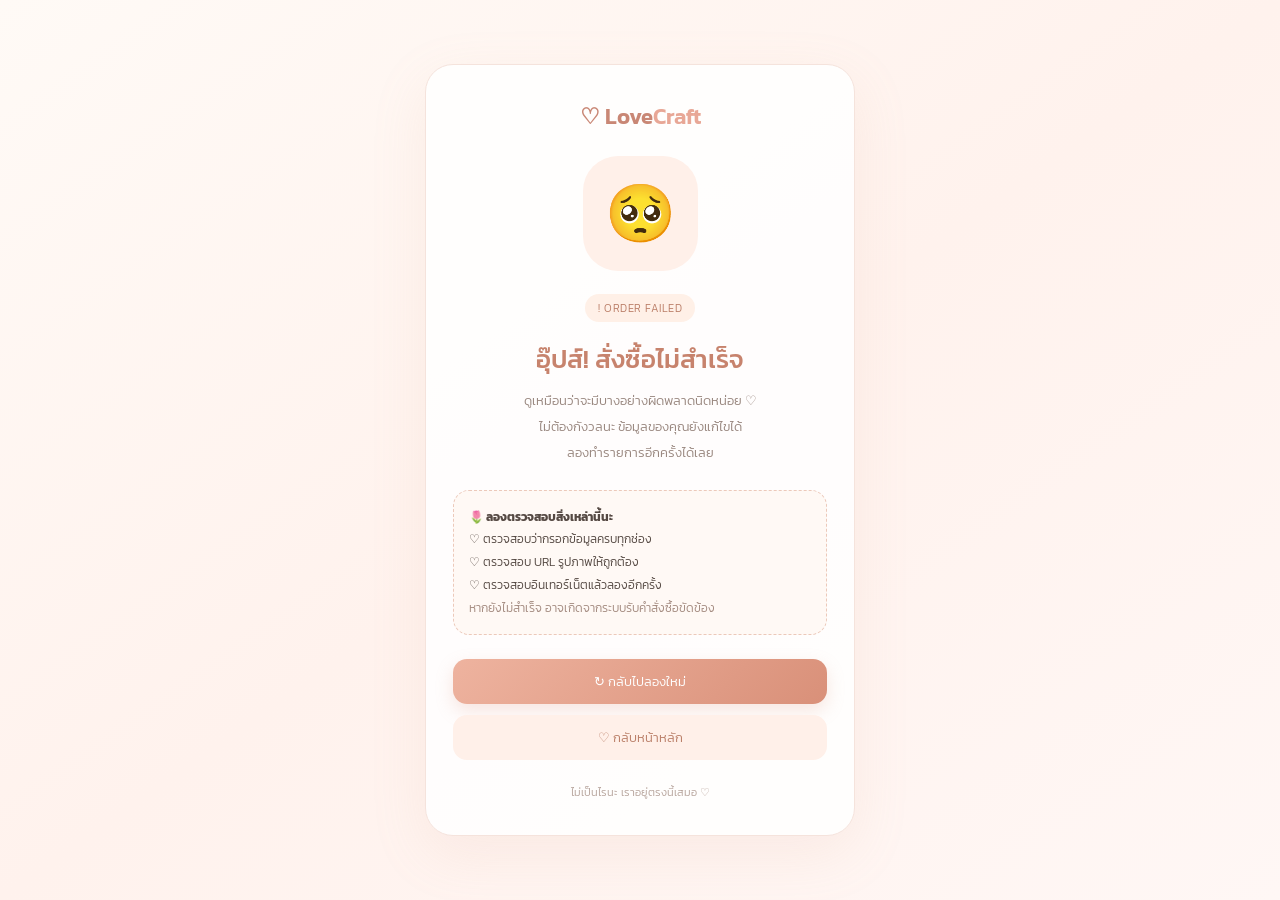
<file: failed.html>
<!doctype html>
<html lang="th">
  <head>
    <meta charset="UTF-8" />
    <meta name="viewport" content="width=device-width, initial-scale=1.0" />
    <title>สั่งซื้อไม่สำเร็จ ♡ LoveCraft</title>
    <style>
      @import url("https://fonts.googleapis.com/css2?family=Kanit:wght@300;400;500;600&display=swap");

      * {
        box-sizing: border-box;
      }

      body {
        margin: 0;
        min-height: 100vh;
        padding: 22px;
        display: grid;
        place-items: center;
        font-family: "Kanit", sans-serif;
        font-weight: 300;
        color: #554943;
        background: linear-gradient(145deg, #fffaf6, #fff2ed, #fff7f5);
      }

      .card {
        width: 100%;
        max-width: 430px;
        padding: 35px 27px;
        border: 1px solid #f5e3dc;
        border-radius: 28px;
        background: #ffffffdf;
        box-shadow: 0 18px 55px #d7a68e20;
        text-align: center;
        animation: appear 0.65s ease;
      }

      .logo {
        color: #c98775;
        font-size: 22px;
        font-weight: 600;
        margin-bottom: 23px;
      }

      .logo span {
        color: #e8a796;
      }

      .illustration {
        width: 115px;
        height: 115px;
        display: grid;
        place-items: center;
        margin: 0 auto 23px;
        border-radius: 35px;
        background: #fff0e9;
        font-size: 57px;
        animation: wobble 2.5s infinite;
      }

      .pill {
        display: inline-block;
        padding: 6px 13px;
        border-radius: 30px;
        background: #fff0e7;
        color: #bc806a;
        font-size: 11px;
        letter-spacing: 0.5px;
      }

      h1 {
        margin: 17px 0 10px;
        color: #c7836d;
        font-size: 26px;
        font-weight: 500;
      }

      .description {
        margin: 0;
        color: #99877f;
        font-size: 13px;
        line-height: 2;
      }

      .note {
        margin: 24px 0;
        padding: 15px;
        border: 1px dashed #ecc9ba;
        border-radius: 16px;
        background: #fff9f5;
        font-size: 12px;
        line-height: 1.9;
        text-align: left;
      }

      .btn {
        display: block;
        width: 100%;
        padding: 13px;
        margin-top: 11px;
        border: none;
        border-radius: 14px;
        text-decoration: none;
        font-family: inherit;
        font-size: 13px;
        cursor: pointer;
        transition: 0.2s;
      }

      .btn:hover {
        transform: translateY(-2px);
      }

      .primary {
        background: linear-gradient(135deg, #eeb39f, #d99079);
        color: white;
        box-shadow: 0 7px 17px #dfa18a40;
      }

      .secondary {
        background: #fff0e9;
        color: #bb806a;
      }

      .footer {
        margin-top: 24px;
        color: #b6a39b;
        font-size: 11px;
      }

      .heart {
        position: fixed;
        bottom: -30px;
        pointer-events: none;
        animation: floatUp 3s ease-out forwards;
      }

      @keyframes appear {
        from {
          opacity: 0;
          transform: translateY(15px);
        }
        to {
          opacity: 1;
          transform: translateY(0);
        }
      }

      @keyframes wobble {
        0%,
        100% {
          transform: rotate(0);
        }
        25% {
          transform: rotate(-4deg);
        }
        75% {
          transform: rotate(4deg);
        }
      }

      @keyframes floatUp {
        to {
          transform: translateY(-110vh) rotate(30deg);
          opacity: 0;
        }
      }

      @media (prefers-reduced-motion: reduce) {
        *,
        *::before,
        *::after {
          animation: none !important;
          transition: none !important;
        }
      }
    </style>
  </head>
  <body>
    <main class="card">
      <div class="logo">♡ Love<span>Craft</span></div>

      <div class="illustration" aria-hidden="true">🥺</div>

      <span class="pill">! ORDER FAILED</span>

      <h1>อุ๊ปส์! สั่งซื้อไม่สำเร็จ</h1>

      <p class="description">
        ดูเหมือนว่าจะมีบางอย่างผิดพลาดนิดหน่อย ♡<br />
        ไม่ต้องกังวลนะ ข้อมูลของคุณยังแก้ไขได้<br />
        ลองทำรายการอีกครั้งได้เลย
      </p>

      <div class="note">
        <strong>🌷 ลองตรวจสอบสิ่งเหล่านี้นะ</strong><br />
        ♡ ตรวจสอบว่ากรอกข้อมูลครบทุกช่อง<br />
        ♡ ตรวจสอบ URL รูปภาพให้ถูกต้อง<br />
        ♡ ตรวจสอบอินเทอร์เน็ตแล้วลองอีกครั้ง<br />
        <span style="color: #a48b80">
          หากยังไม่สำเร็จ อาจเกิดจากระบบรับคำสั่งซื้อขัดข้อง
        </span>
      </div>

      <a class="btn primary" href="index.html"> ↻ กลับไปลองใหม่ </a>

      <a class="btn secondary" href="index.html"> ♡ กลับหน้าหลัก </a>

      <div class="footer">ไม่เป็นไรนะ เราอยู่ตรงนี้เสมอ ♡</div>
    </main>

    <script>
      // เอฟเฟกต์เล็ก ๆ เมื่อกดปุ่มลองใหม่
      document.querySelector(".primary").addEventListener("click", () => {
        try {
          sessionStorage.setItem("lovecraft_retry", "true");
        } catch (_) {
          // ยังสามารถกลับหน้าหลักได้ แม้เบราว์เซอร์ปิด storage
        }
      });
    </script>
  </body>
</html>
</file>
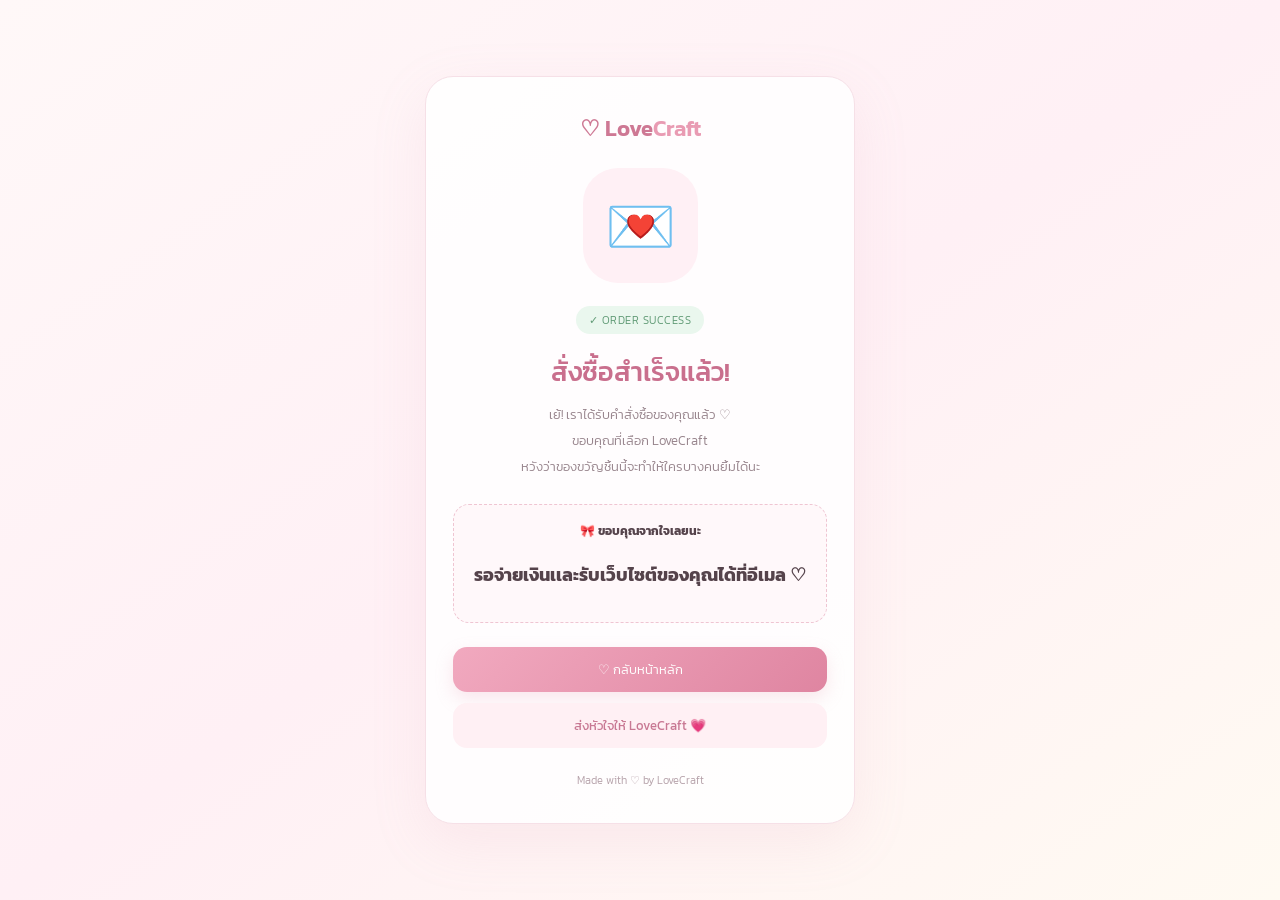
<file: success.html>
<!doctype html>
<html lang="th">
  <head>
    <meta charset="UTF-8" />
    <meta name="viewport" content="width=device-width, initial-scale=1.0" />
    <title>สั่งซื้อสำเร็จ ♡ LoveCraft</title>
    <style>
      @import url("https://fonts.googleapis.com/css2?family=Kanit:wght@300;400;500;600&display=swap");

      * {
        box-sizing: border-box;
      }

      body {
        margin: 0;
        min-height: 100vh;
        padding: 22px;
        display: grid;
        place-items: center;
        font-family: "Kanit", sans-serif;
        font-weight: 300;
        color: #55434b;
        background: linear-gradient(145deg, #fff8f8, #fff0f5, #fffaf2);
      }

      .card {
        width: 100%;
        max-width: 430px;
        padding: 35px 27px;
        border: 1px solid #f6e0e7;
        border-radius: 28px;
        background: #ffffffdf;
        box-shadow: 0 18px 55px #d49aaf20;
        text-align: center;
        animation: appear 0.65s ease;
      }

      .logo {
        color: #ce7894;
        font-size: 22px;
        font-weight: 600;
        margin-bottom: 23px;
      }

      .logo span {
        color: #e99bb3;
      }

      .illustration {
        width: 115px;
        height: 115px;
        display: grid;
        place-items: center;
        margin: 0 auto 23px;
        border-radius: 35px;
        background: #fff0f5;
        font-size: 57px;
        animation: bounce 2s infinite;
      }

      .pill {
        display: inline-block;
        padding: 6px 13px;
        border-radius: 30px;
        background: #eaf7ee;
        color: #619b76;
        font-size: 11px;
        letter-spacing: 0.5px;
      }

      h1 {
        margin: 17px 0 10px;
        color: #c96f8d;
        font-size: 27px;
        font-weight: 500;
      }

      .description {
        margin: 0;
        color: #98858d;
        font-size: 13px;
        line-height: 2;
      }

      .note {
        margin: 24px 0;
        padding: 15px;
        border: 1px dashed #efc5d2;
        border-radius: 16px;
        background: #fff8fa;
        font-size: 12px;
        line-height: 1.9;
      }

      .btn {
        display: block;
        width: 100%;
        padding: 13px;
        margin-top: 11px;
        border: none;
        border-radius: 14px;
        text-decoration: none;
        font-family: inherit;
        font-size: 13px;
        cursor: pointer;
        transition: 0.2s;
      }

      .btn:hover {
        transform: translateY(-2px);
      }

      .primary {
        background: linear-gradient(135deg, #f1a9bf, #df85a1);
        color: white;
        box-shadow: 0 7px 17px #e6a3b640;
      }

      .secondary {
        background: #fff0f4;
        color: #c87893;
      }

      .footer {
        margin-top: 24px;
        color: #b6a2aa;
        font-size: 11px;
      }

      .heart {
        position: fixed;
        bottom: -30px;
        pointer-events: none;
        animation: floatUp 3s ease-out forwards;
      }

      @keyframes appear {
        from {
          opacity: 0;
          transform: translateY(15px);
        }
        to {
          opacity: 1;
          transform: translateY(0);
        }
      }

      @keyframes bounce {
        0%,
        100% {
          transform: translateY(0) rotate(0);
        }
        50% {
          transform: translateY(-7px) rotate(-4deg);
        }
      }

      @keyframes floatUp {
        to {
          transform: translateY(-110vh) rotate(30deg);
          opacity: 0;
        }
      }

      @media (prefers-reduced-motion: reduce) {
        *,
        *::before,
        *::after {
          animation: none !important;
          transition: none !important;
        }
      }
    </style>
  </head>
  <body>
    <main class="card">
      <div class="logo">♡ Love<span>Craft</span></div>

      <div class="illustration" aria-hidden="true">💌</div>

      <span class="pill">✓ ORDER SUCCESS</span>

      <h1>สั่งซื้อสำเร็จแล้ว!</h1>

      <p class="description">
        เย้! เราได้รับคำสั่งซื้อของคุณแล้ว ♡<br />
        ขอบคุณที่เลือก LoveCraft<br />
        หวังว่าของขวัญชิ้นนี้จะทำให้ใครบางคนยิ้มได้นะ
      </p>

      <div class="note">
        🎀 <strong>ขอบคุณจากใจเลยนะ</strong><br />
        <h2>รอจ่ายเงินเเละรับเว็บไซต์ของคุณได้ที่อีเมล ♡</b><br />
      </div>

      <a class="btn primary" href="index.html"> ♡ กลับหน้าหลัก </a>

      <button class="btn secondary" id="heartBtn" type="button">
        ส่งหัวใจให้ LoveCraft 💗
      </button>

      <div class="footer">Made with ♡ by LoveCraft</div>
    </main>

    <script>
      document.getElementById("heartBtn").addEventListener("click", () => {
        for (let i = 0; i < 18; i++) {
          const heart = document.createElement("span");
          heart.className = "heart";
          heart.textContent = ["💗", "💕", "♡", "🌸"][
            Math.floor(Math.random() * 4)
          ];
          heart.style.left = Math.random() * 100 + "vw";
          heart.style.fontSize = 15 + Math.random() * 18 + "px";
          heart.style.animationDelay = Math.random() * 0.8 + "s";
          document.body.appendChild(heart);
          setTimeout(() => heart.remove(), 4000);
        }
      });
    </script>
  </body>
</html>
</file>
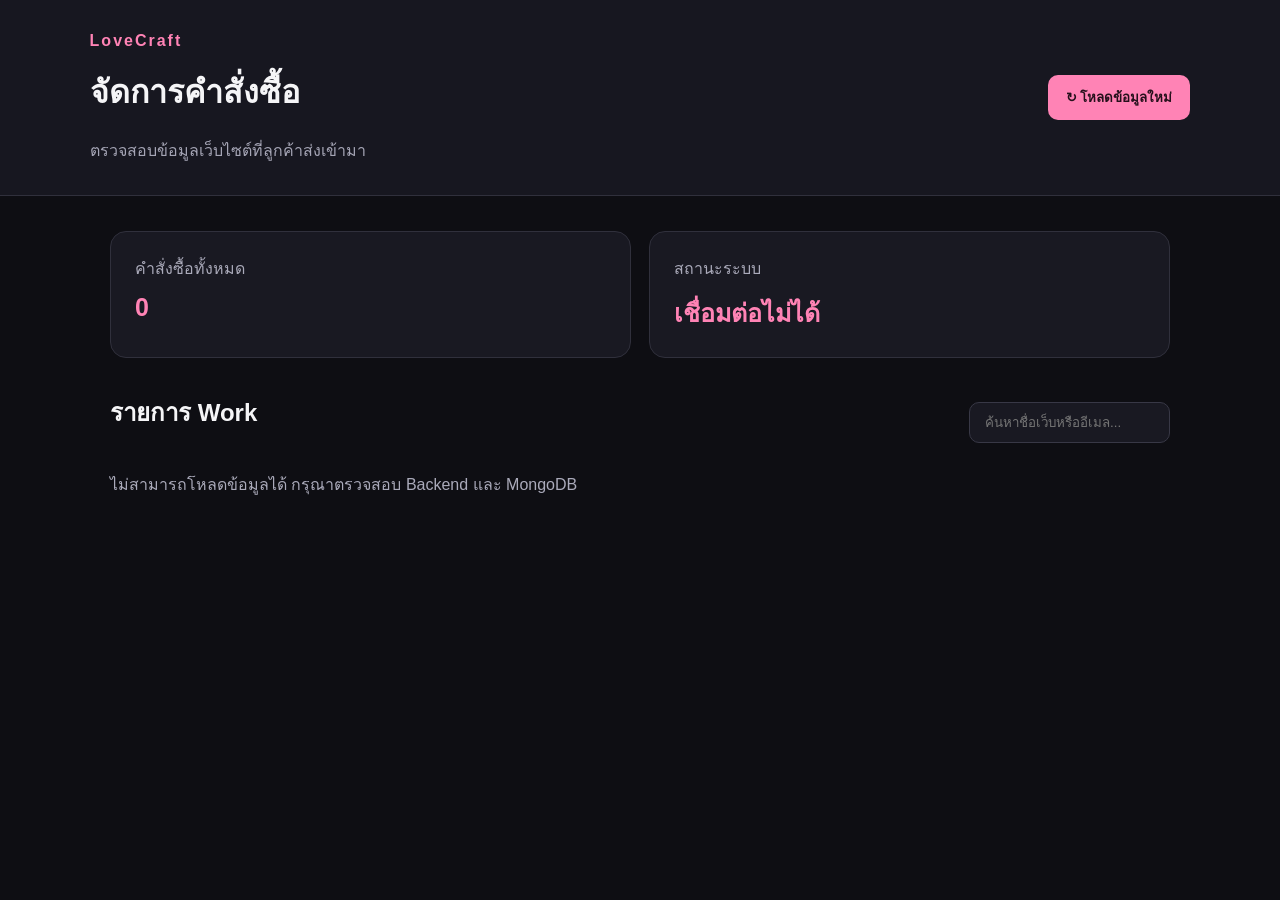
<file: adminkub/admin.html>
<!DOCTYPE html>
<html lang="th">
<head>
    <meta charset="UTF-8">
    <meta name="viewport" content="width=device-width, initial-scale=1.0">
    <title>LoveCraft | จัดการ Work</title>
    <link rel="stylesheet" href="./admin.css">
    <script src="./admin.js" defer></script>
</head>
<body>
    <header class="header">
        <div>
            <p class="brand">LoveCraft</p>
            <h1>จัดการคำสั่งซื้อ</h1>
            <p class="subtitle">ตรวจสอบข้อมูลเว็บไซต์ที่ลูกค้าส่งเข้ามา</p>
        </div>

        <button id="refreshBtn" type="button">
            ↻ โหลดข้อมูลใหม่
        </button>
    </header>

    <main class="container">
        <section class="stats">
            <div class="stat-card">
                <span>คำสั่งซื้อทั้งหมด</span>
                <strong id="totalWorks">0</strong>
            </div>

            <div class="stat-card">
                <span>สถานะระบบ</span>
                <strong id="systemStatus">กำลังโหลด...</strong>
            </div>
        </section>

        <section class="work-section">
            <div class="section-heading">
                <h2>รายการ Work</h2>
                <input
                    id="searchInput"
                    type="search"
                    placeholder="ค้นหาชื่อเว็บหรืออีเมล..."
                >
            </div>

            <p id="message" role="status">กำลังโหลดข้อมูล...</p>
            <div id="workList" class="work-list"></div>
        </section>
    </main>
</body>
</html>
</file>
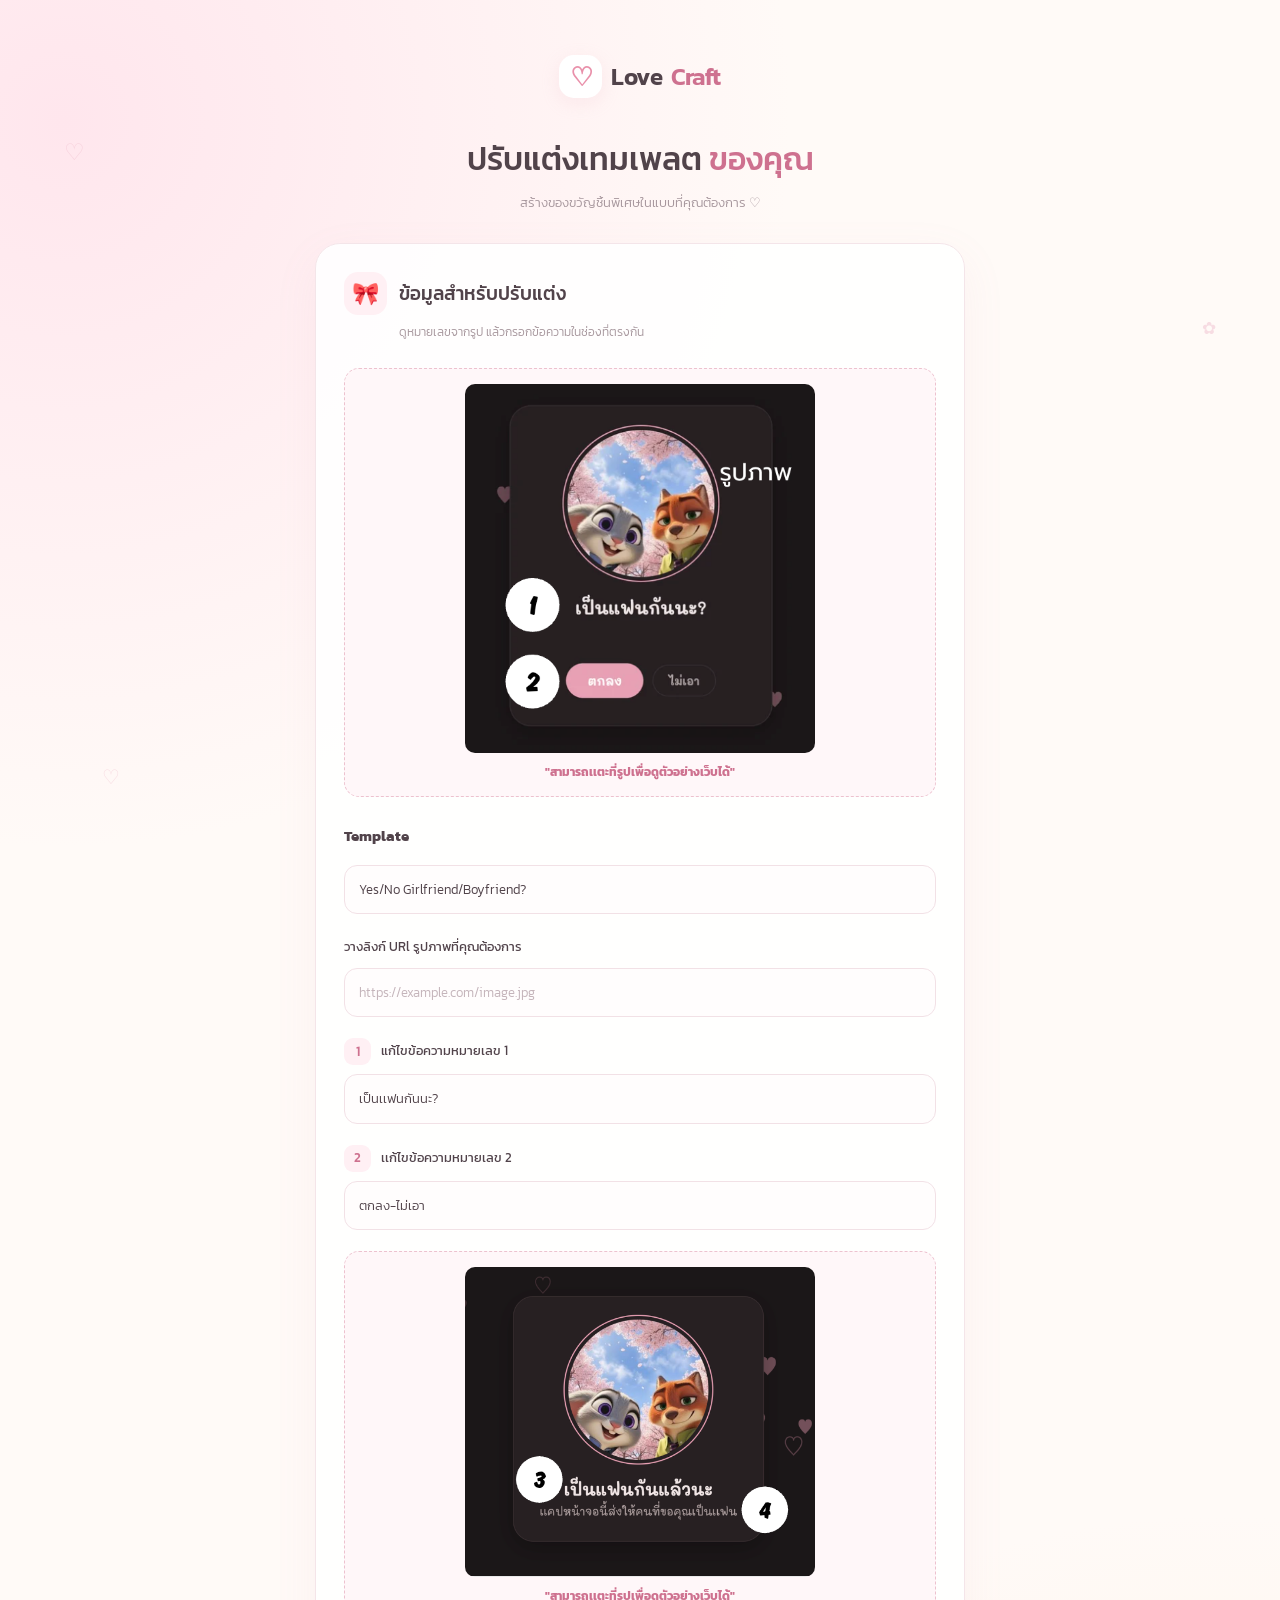
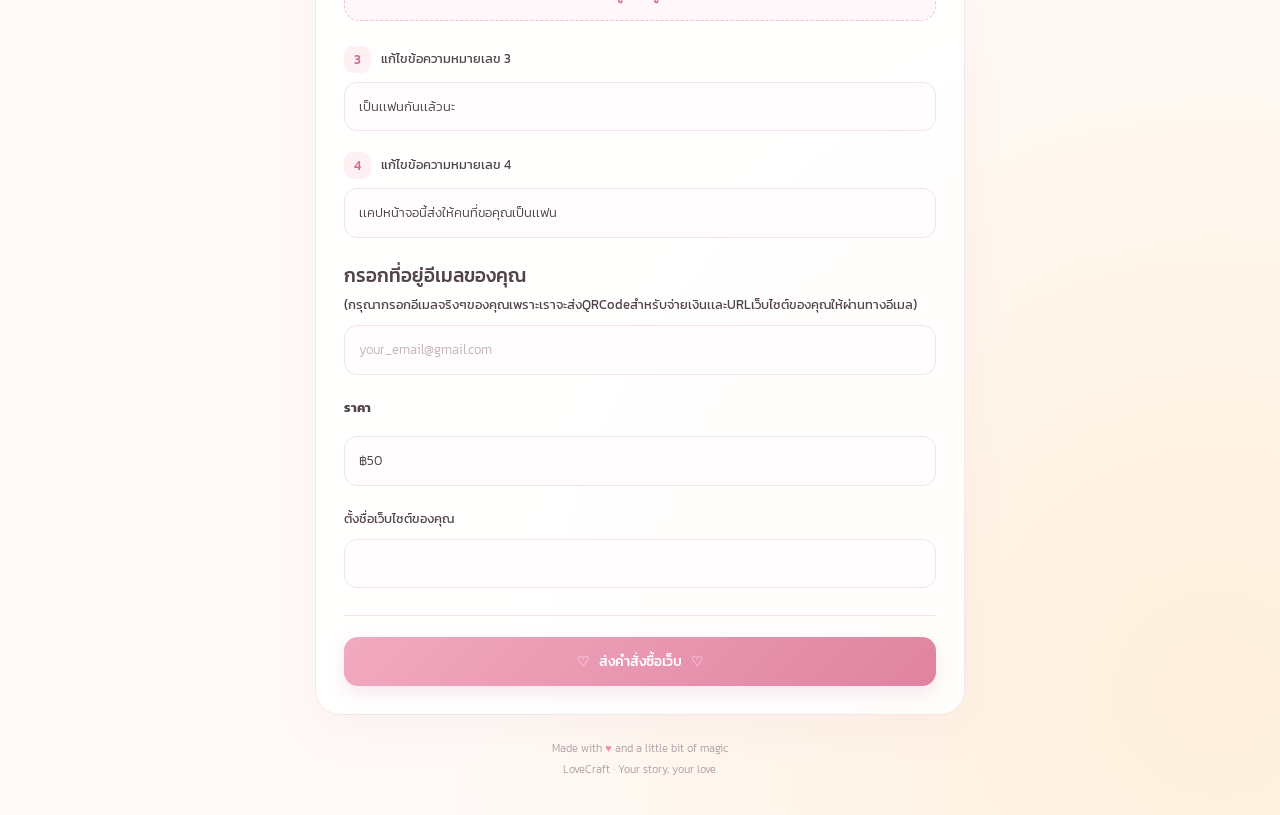
<file: templates/interactive/step.html>
<!doctype html>
<html lang="th">
  <head>
    <meta charset="UTF-8" />
    <meta name="viewport" content="width=device-width, initial-scale=1.0" />
    <meta name="theme-color" content="#fff6f8" />

    <title>LoveCraft - ปรับแต่งเทมเพลต</title>

    <style>
      @import url("https://fonts.googleapis.com/css2?family=Kanit:wght@300;400;500;600&display=swap");

      :root {
        --pink: #e990aa;
        --pink-dark: #ce718f;
        --pink-light: #fff0f4;
        --cream: #fffaf7;
        --text: #51434a;
        --muted: #a7979d;
        --border: #f2e1e6;
        --white: #ffffff;
      }

      * {
        box-sizing: border-box;
      }

      body {
        margin: 0;
        min-height: 100vh;
        padding: 35px 16px;
        font-family: "Kanit", sans-serif;
        font-weight: 300;
        color: var(--text);
        background:
          radial-gradient(circle at 5% 5%, #ffe6ed 0, transparent 28%),
          radial-gradient(circle at 95% 95%, #fff0dc 0, transparent 30%),
          var(--cream);
      }

      .container {
        width: 100%;
        max-width: 650px;
        margin: 0 auto;
      }

      .header {
        text-align: center;
        margin-bottom: 27px;
        animation: fadeIn 0.7s ease;
      }

      .logo {
        display: inline-flex;
        align-items: center;
        justify-content: center;
        gap: 9px;
        margin-bottom: 17px;
        font-size: 24px;
        font-weight: 600;
        letter-spacing: -0.5px;
      }

      .logo-icon {
        display: grid;
        place-items: center;
        width: 43px;
        height: 43px;
        border-radius: 15px;
        background: white;
        color: var(--pink);
        box-shadow: 0 5px 18px #eab5c530;
        font-size: 26px;
      }

      .logo span {
        color: var(--pink-dark);
      }

      .tag {
        display: table;
        margin: 0 auto 12px;
        padding: 6px 14px;
        border: 1px solid #f6dce4;
        border-radius: 30px;
        background: #ffffffb8;
        color: var(--pink-dark);
        font-size: 11px;
        letter-spacing: 0.5px;
      }

      h1 {
        margin: 0 0 8px;
        font-size: clamp(25px, 5vw, 32px);
        line-height: 1.5;
        font-weight: 500;
      }

      h1 span {
        color: var(--pink-dark);
      }

      .description {
        margin: 0;
        color: var(--muted);
        font-size: 13px;
        line-height: 1.9;
      }

      .card {
        padding: 28px;
        border: 1px solid #f4e5e9;
        border-radius: 25px;
        background: #ffffffdf;
        box-shadow: 0 14px 45px #c88ba113;
        animation: fadeIn 0.8s ease;
      }

      .card-heading {
        display: flex;
        align-items: center;
        gap: 12px;
        margin-bottom: 7px;
      }

      .heading-icon {
        display: grid;
        flex-shrink: 0;
        place-items: center;
        width: 43px;
        height: 43px;
        border-radius: 14px;
        background: var(--pink-light);
        font-size: 22px;
      }

      h2 {
        margin: 0;
        font-size: 19px;
        font-weight: 500;
      }

      .subheading {
        margin: 0 0 25px 55px;
        color: var(--muted);
        font-size: 12px;
        line-height: 1.8;
      }

      .guide {
        margin-bottom: 25px;
        padding: 15px;
        border: 1px dashed #edc2cf;
        border-radius: 15px;
        background: #fff7f9;
        text-align: center;
      }

      .guide img {
        display: block;
        width: 100%;
        max-width: 350px;
        height: auto;
        margin: 0 auto;
        border-radius: 10px;
      }

      .guide-caption {
        margin: 10px 0 0;
        color: var(--pink-dark);
        font-size: 12px;
      }

      .field {
        margin-bottom: 21px;
      }

      .field label {
        display: block;
        margin-bottom: 9px;
        font-size: 13px;
        font-weight: 400;
        line-height: 1.8;
      }

      .number {
        display: inline-grid;
        place-items: center;
        width: 27px;
        height: 27px;
        margin-right: 7px;
        border-radius: 9px;
        background: var(--pink-light);
        color: var(--pink-dark);
        font-size: 13px;
        font-weight: 500;
        vertical-align: middle;
      }

      input[type="text"],
      input[type="url"],
      input[type="email"],
      input[type="date"],
      textarea {
        display: block;
        width: 100%;
        padding: 12px 14px;
        border: 1px solid var(--border);
        border-radius: 13px;
        outline: none;
        background: #fffdfd;
        color: var(--text);
        font-family: inherit;
        font-size: 13px;
        font-weight: 300;
        line-height: 1.8;
        transition:
          border-color 0.2s,
          box-shadow 0.2s,
          background 0.2s;
      }

      input:focus,
      textarea:focus {
        border-color: #e9a0b5;
        background: white;
        box-shadow: 0 0 0 4px #fcecf1;
      }

      input::placeholder,
      textarea::placeholder {
        color: #c5b5bb;
      }

      textarea {
        min-height: 115px;
        resize: vertical;
      }

      .hint {
        display: block;
        margin-top: 6px;
        color: #b2a1a7;
        font-size: 11px;
      }

      .divider {
        height: 1px;
        margin: 27px 0 21px;
        background: var(--border);
      }

      .submit-btn {
        display: flex;
        align-items: center;
        justify-content: center;
        gap: 9px;
        width: 100%;
        min-height: 49px;
        padding: 13px 20px;
        border: 0;
        border-radius: 14px;
        background: linear-gradient(135deg, #f2aac0, #df83a0);
        box-shadow: 0 7px 18px #e5a0b640;
        color: white;
        font-family: inherit;
        font-size: 14px;
        font-weight: 500;
        transition:
          transform 0.2s,
          box-shadow 0.2s;
        cursor: pointer;
      }

      .submit-btn:hover {
        transform: translateY(-2px);
        box-shadow: 0 10px 23px #e5a0b660;
      }

      .submit-btn:active {
        transform: scale(0.985);
      }

      .footer {
        margin-top: 23px;
        text-align: center;
        color: #b3a0a7;
        font-size: 11px;
        line-height: 1.9;
      }

      .footer span {
        color: var(--pink);
      }

      .heart {
        position: fixed;
        z-index: -1;
        color: #edb9c9;
        opacity: 0.45;
        pointer-events: none;
        animation: float 5s ease-in-out infinite;
      }

      .heart.one {
        top: 15%;
        left: 5%;
        font-size: 23px;
      }

      .heart.two {
        top: 35%;
        right: 5%;
        font-size: 17px;
        animation-delay: 1s;
      }

      .heart.three {
        bottom: 12%;
        left: 8%;
        font-size: 20px;
        animation-delay: 2s;
      }

      @keyframes fadeIn {
        from {
          opacity: 0;
          transform: translateY(10px);
        }
        to {
          opacity: 1;
          transform: translateY(0);
        }
      }

      @keyframes float {
        0%,
        100% {
          transform: translateY(0) rotate(-5deg);
        }
        50% {
          transform: translateY(-9px) rotate(5deg);
        }
      }

      @media (max-width: 480px) {
        body {
          padding: 23px 12px;
        }

        .card {
          padding: 21px 16px;
          border-radius: 21px;
        }

        .subheading {
          margin-left: 0;
        }

        .logo {
          font-size: 22px;
        }

        h2 {
          font-size: 17px;
        }

        .field label {
          font-size: 12px;
        }
      }

      @media (prefers-reduced-motion: reduce) {
        *,
        *::before,
        *::after {
          animation: none !important;
          transition: none !important;
        }
      }
    </style>
  </head>

  <body>
    <span class="heart one">♡</span>
    <span class="heart two">✿</span>
    <span class="heart three">♡</span>

    <main class="container">
      <header class="header">
        <div class="logo">
          <div onclick="goIndex()" class="logo-icon">♡</div>
          <p onclick="goIndex()">Love</p>
          <span onclick="goIndex()">Craft</span>
        </div>

        <h1>ปรับแต่งเทมเพลต <span>ของคุณ</span></h1>

        <p class="description">
          สร้างของขวัญชิ้นพิเศษในแบบที่คุณต้องการ ♡<br />
        </p>
      </header>

      <section class="card">
        <div class="card-heading">
          <div class="heading-icon">🎀</div>
          <h2>ข้อมูลสำหรับปรับแต่ง</h2>
        </div>

        <p class="subheading">ดูหมายเลขจากรูป แล้วกรอกข้อความในช่องที่ตรงกัน</p>

        <div class="guide">
          <img
            src="./step1.png"
            width="350"
            height="350"
            alt=""
            onclick="showweb()"
          />
          <p class="guide-caption">
            <b>"สามารถเเตะที่รูปเพื่อดูตัวอย่างเว็บได้"</b>
          </p>
        </div>

        <form action="https://backendlovecraft.onrender.com/api/addwork" method="POST">
          <div class="field">
            <label for="template">
              <h3>Template</h3>
            </label>
            <input
              id="template"
              name="template"
              type="text"
              readonly
              value="Yes/No Girlfriend/Boyfriend?"
            />
          </div>

          <div class="field">
            <label for="urlimg">
              วางลิงก์ URl รูปภาพที่คุณต้องการ
            </label>
            <input
              id="urlimg"
              name="urlimg"
              type="url"
              required
              placeholder="https://example.com/image.jpg"
            />
          </div>

          
          <div class="field">
            <label for="field1">
              <span class="number">1</span>
              แก้ไขข้อความหมายเลข 1
            </label>
            <input
              id="field1"
              name="field1"
              type="text"
              required
              value="เป็นเเฟนกันนะ?"
            />
          </div>

          <div class="field">
            <label for="field2">
              <span class="number">2</span>
              เเก้ไขข้อความหมายเลข 2
            </label>
            <input
              id="field2"
              name="field2"
              type="text"
              required
              value="ตกลง-ไม่เอา"
            />
          </div>

          <div class="guide">
          <img
            src="./step2.png"
            width="350"
            height="350"
            alt=""
            onclick="showweb()"
          />
          <p class="guide-caption">
            <b>"สามารถเเตะที่รูปเพื่อดูตัวอย่างเว็บได้"</b>
          </p>
        </div>

          <div class="field">
            <label for="field3">
              <span class="number">3</span>
              แก้ไขข้อความหมายเลข 3
            </label>
            <input
              id="field3"
              name="field3"
              type="text"
              required
              value="เป็นเเฟนกันเเล้วนะ"
            />
          </div>

          <div class="field">
            <label for="field4">
              <span class="number">4</span>
              แก้ไขข้อความหมายเลข 4
            </label>
            <input
              id="field4"
              name="field4"
              type="text"
              required
              value="เเคปหน้าจอนี้ส่งให้คนที่ขอคุณเป็นเเฟน"
            />
          </div>

          <div class="field">
            <label for="email">
              <h2>กรอกที่อยู่อีเมลของคุณ</h2>
              (กรุณากรอกอีเมลจริงๆของคุณเพราะเราจะส่งQRCodeสำหรับจ่ายเงินเเละURLเว็บไซต์ของคุณให้ผ่านทางอีเมล)
            </label>
            <input
              id="email"
              name="email"
              type="email"
              required
              value=""
              placeholder="your_email@gmail.com"
            />
          </div>

          <div class="field">
            <label for="price">
              <h4>ราคา</h4>
            </label>
            <input
              id="price"
              name="price"
              type="text"
              required
              value="฿50"
              readonly
            />
          </div>

          <div class="field">
            <label for="webname"> ตั้งชื่อเว็บไซต์ของคุณ </label>
            <input id="webname" name="webname" type="text" required value="" />
          </div>

          <div class="divider"></div>

          <button class="submit-btn" type="submit">
            <span>♡</span>
            ส่งคำสั่งซื้อเว็บ
            <span>♡</span>
          </button>
        </form>
      </section>

      <footer class="footer">
        Made with <span>♥</span> and a little bit of magic<br />
        LoveCraft · Your story, your love.
      </footer>
    </main>

    <script>
      function showweb() {
        window.open("./template.html", "_blank");
      }

      function goIndex() {
        window.location.href = "../../index.html";
      }
    </script>
  </body>
</html>
</file>
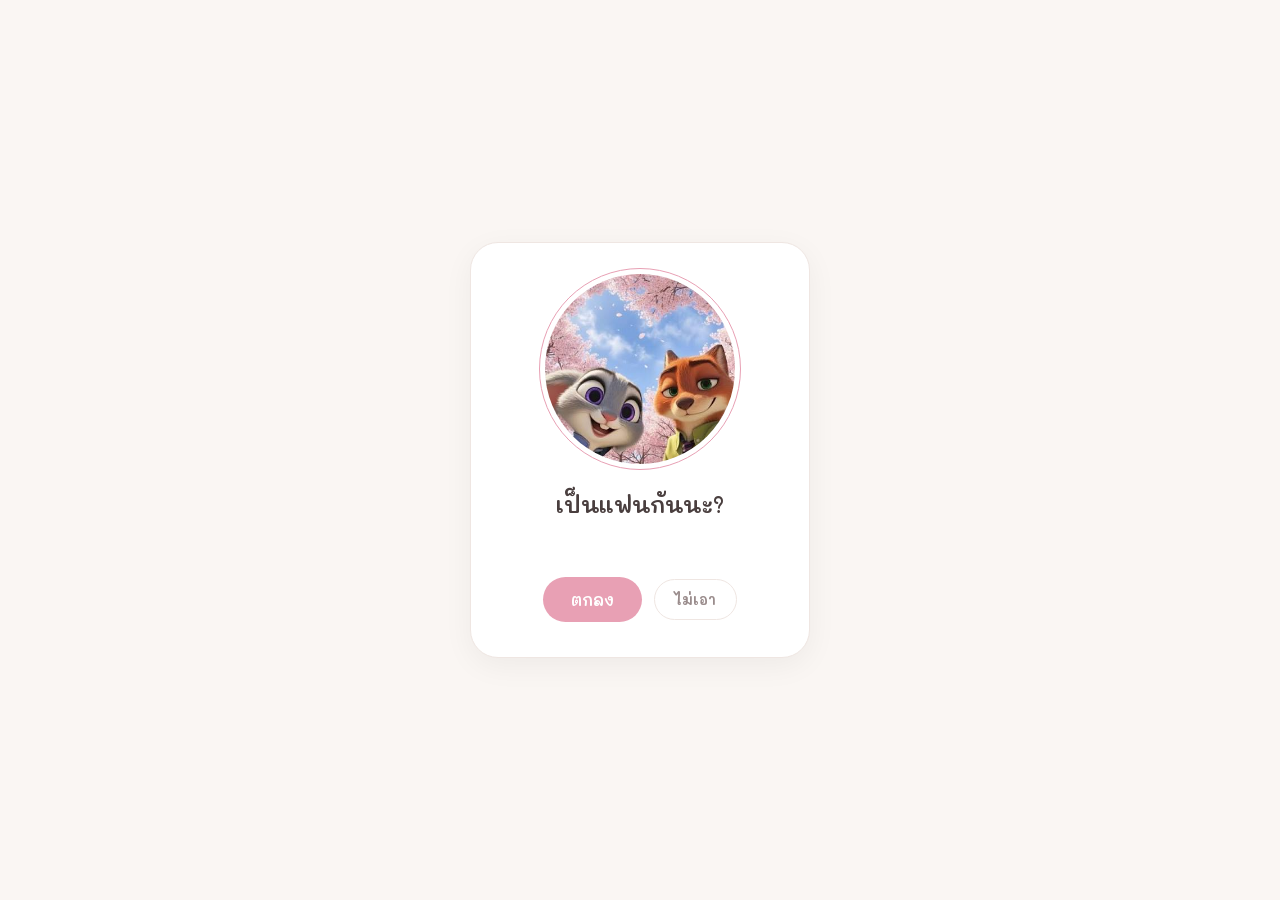
<file: templates/interactive/template.html>
<!doctype html>
<html lang="th">
  <head>
    <meta charset="utf-8" />
    <meta
      name="viewport"
      content="width=device-width, initial-scale=1, viewport-fit=cover"
    />
    <title>เป็นแฟนกันนะ</title>
    <link
      href="https://fonts.googleapis.com/css2?family=Mali:wght@400;600&display=swap"
      rel="stylesheet"
    />
    <style>
      :root {
        --bg: #faf6f3;
        --card: #fff;
        --text: #4a3f3f;
        --sub: #9a8c8c;
        --accent: #e8a0b4;
        --line: #efe6e2;
        --shadow: #0000000d;
        box-sizing: border-box;
        padding-top: env(safe-area-inset-top, 0px);
        padding-bottom: env(safe-area-inset-bottom, 0px);
      }
      @media (prefers-color-scheme: dark) {
        :root:not([data-theme="light"]) {
          --bg: #1c1718;
          --card: #272022;
          --text: #f1e6e6;
          --sub: #a89a9a;
          --accent: #e8a0b4;
          --line: #3a2f31;
          --shadow: #00000040;
        }
      }
      :root[data-theme="dark"] {
        --bg: #1c1718;
        --card: #272022;
        --text: #f1e6e6;
        --sub: #a89a9a;
        --accent: #e8a0b4;
        --line: #3a2f31;
        --shadow: #00000040;
      }
      * {
        box-sizing: border-box;
        -webkit-tap-highlight-color: transparent;
      }
      html,
      body {
        height: 100%;
        margin: 0;
      }
      body {
        font-family: "Mali", "Sarabun", "Noto Sans Thai", sans-serif;
        background: var(--bg);
        color: var(--text);
        display: flex;
        align-items: center;
        justify-content: center;
        overflow: hidden;
      }
      .card {
        background: var(--card);
        border: 1px solid var(--line);
        border-radius: 28px;
        padding: 26px 24px 28px;
        width: min(90vw, 340px);
        text-align: center;
        box-shadow: 0 8px 30px var(--shadow);
        position: relative;
        z-index: 2;
      }
      .photo {
        display: block;
        width: 200px;
        height: 200px;
        margin: 0 auto 20px;
        border-radius: 50%;
        border: 5px solid var(--card);
        outline: 1.5px solid var(--accent);
        overflow: hidden;
        position: relative;
        background: var(--line);
      }
      .photo img {
        width: 100%;
        height: 100%;
        object-fit: cover;
        display: block;
      }
      .ph {
        position: absolute;
        inset: 0;
        display: flex;
        flex-direction: column;
        align-items: center;
        justify-content: center;
        gap: 4px;
        color: var(--sub);
        font-size: 0.85rem;
      }
      .ph b {
        font-size: 2rem;
        font-weight: 400;
      }
      .photo.has .ph {
        display: none;
      }
      .photo:not(.has) img {
        display: none;
      }
      h1 {
        font-size: 1.4rem;
        font-weight: 600;
        margin: 0 0 6px;
      }
      #msg {
        min-height: 1.5em;
        margin: 0 0 22px;
        font-size: 0.92rem;
        color: var(--sub);
      }
      .btns {
        display: flex;
        gap: 12px;
        justify-content: center;
        align-items: center;
        min-height: 60px;
      }
      button {
        font-family: inherit;
        font-weight: 600;
        border-radius: 999px;
        cursor: pointer;
        transition: transform 0.15s;
      }
      #yes {
        background: var(--accent);
        color: #fff;
        border: 0;
        font-size: 1rem;
        padding: 12px 28px;
      }
      #yes:active {
        transform: scale(0.95);
      }
      #no {
        background: transparent;
        color: var(--sub);
        border: 1px solid var(--line);
        font-size: 0.92rem;
        padding: 10px 20px;
        z-index: 5;
        transition:
          left 0.25s,
          top 0.25s;
      }
      #no.run {
        position: fixed;
        background: var(--card);
      }
      .heart {
        position: fixed;
        bottom: -30px;
        pointer-events: none;
        z-index: 1;
        color: var(--accent);
        animation: up linear forwards;
      }
      @keyframes up {
        to {
          transform: translateY(-110vh);
          opacity: 0;
        }
      }
      @keyframes pop {
        0% {
          transform: scale(0.9);
          opacity: 0;
        }
        100% {
          transform: scale(1);
          opacity: 1;
        }
      }
      .pop {
        animation: pop 0.5s;
      }
    </style>
  </head>
  <body>
    <div class="card">
      <div class="photo" id="photoBox">
        <!-- ✏️ วางลิงก์รูปของคุณตรง src ด้านล่างนี้ -->
        <img id="photo" src="./2.jpeg"" />
        <div class="ph"><b>♡</b>ใส่ลิงก์รูปที่ src</div>
      </div>
      <h1 id="q">เป็นแฟนกันนะ?</h1>
      <p id="msg"></p>
      <div class="btns" id="btns">
        <button id="yes">ตกลง</button>
        <button id="no">ไม่เอา</button>
      </div>
    </div>
    <script>
      const $ = (id) => document.getElementById(id);
      const no = $("no"),
        yes = $("yes"),
        msg = $("msg"),
        q = $("q"),
        img = $("photo"),
        box = $("photoBox");
      img.addEventListener("load", () => box.classList.add("has"));
      img.addEventListener("error", () => box.classList.remove("has"));
      if (img.complete && img.naturalWidth) box.classList.add("has");
      const lines = [
        "จับไม่ได้หรอก",
        "ลองกดใหม่สิ",
        "อย่าใจร้ายสิ",
        "คิดดีๆ อีกทีน้า",
        "ปุ่มนี้เขิน หนีไปแล้ว",
        "กดตกลงดีกว่าน้า",
        "ไม่ยอมให้กดหรอก",
      ];
      const labels = [
        "ไม่เอา",
        "แน่ใจเหรอ?",
        "คิดใหม่นะ",
        "ขอร้อง",
        "ไม่!!",
        "อย่านะ",
      ];
      let n = 0,
        scale = 1;
      function dodge(e) {
        if (e) e.preventDefault();
        n++;
        no.classList.add("run");
        const w = no.offsetWidth,
          h = no.offsetHeight,
          p = 12;
        no.style.left = p + Math.random() * (innerWidth - w - p * 2) + "px";
        no.style.top = p + Math.random() * (innerHeight - h - p * 2) + "px";
        no.textContent = labels[n % labels.length];
        msg.textContent = lines[n % lines.length];
        scale = Math.min(scale + 0.1, 1.8);
        yes.style.transform = "scale(" + scale + ")";
        yes.style.margin = scale * 4 + "px";
      }
      no.addEventListener("pointerenter", (e) => {
        if (e.pointerType === "mouse") dodge(e);
      });
      no.addEventListener("touchstart", dodge, { passive: false });
      no.addEventListener("click", dodge);
      function heart() {
        const s = document.createElement("div");
        s.className = "heart";
        s.textContent = Math.random() < 0.5 ? "♡" : "♥";
        s.style.left = Math.random() * 100 + "vw";
        s.style.fontSize = 12 + Math.random() * 16 + "px";
        s.style.opacity = 0.4 + Math.random() * 0.4;
        s.style.animationDuration = 6 + Math.random() * 5 + "s";
        document.body.appendChild(s);
        setTimeout(() => s.remove(), 11500);
      }
      setInterval(heart, 1400);
      yes.addEventListener("click", () => {
        $("btns").style.display = "none";
        no.style.display = "none";
        q.textContent = "เป็นแฟนกันแล้วนะ";
        msg.textContent = "เเคปหน้าจอนี้ส่งให้คนที่ขอคุณเป็นเเฟน";
        msg.style.marginBottom = "0";
        box.classList.add("pop");
        q.classList.add("pop");
        for (let i = 0; i < 24; i++) setTimeout(heart, i * 100);
        setInterval(heart, 350);
      });
    </script>
  </body>
</html>
</file>
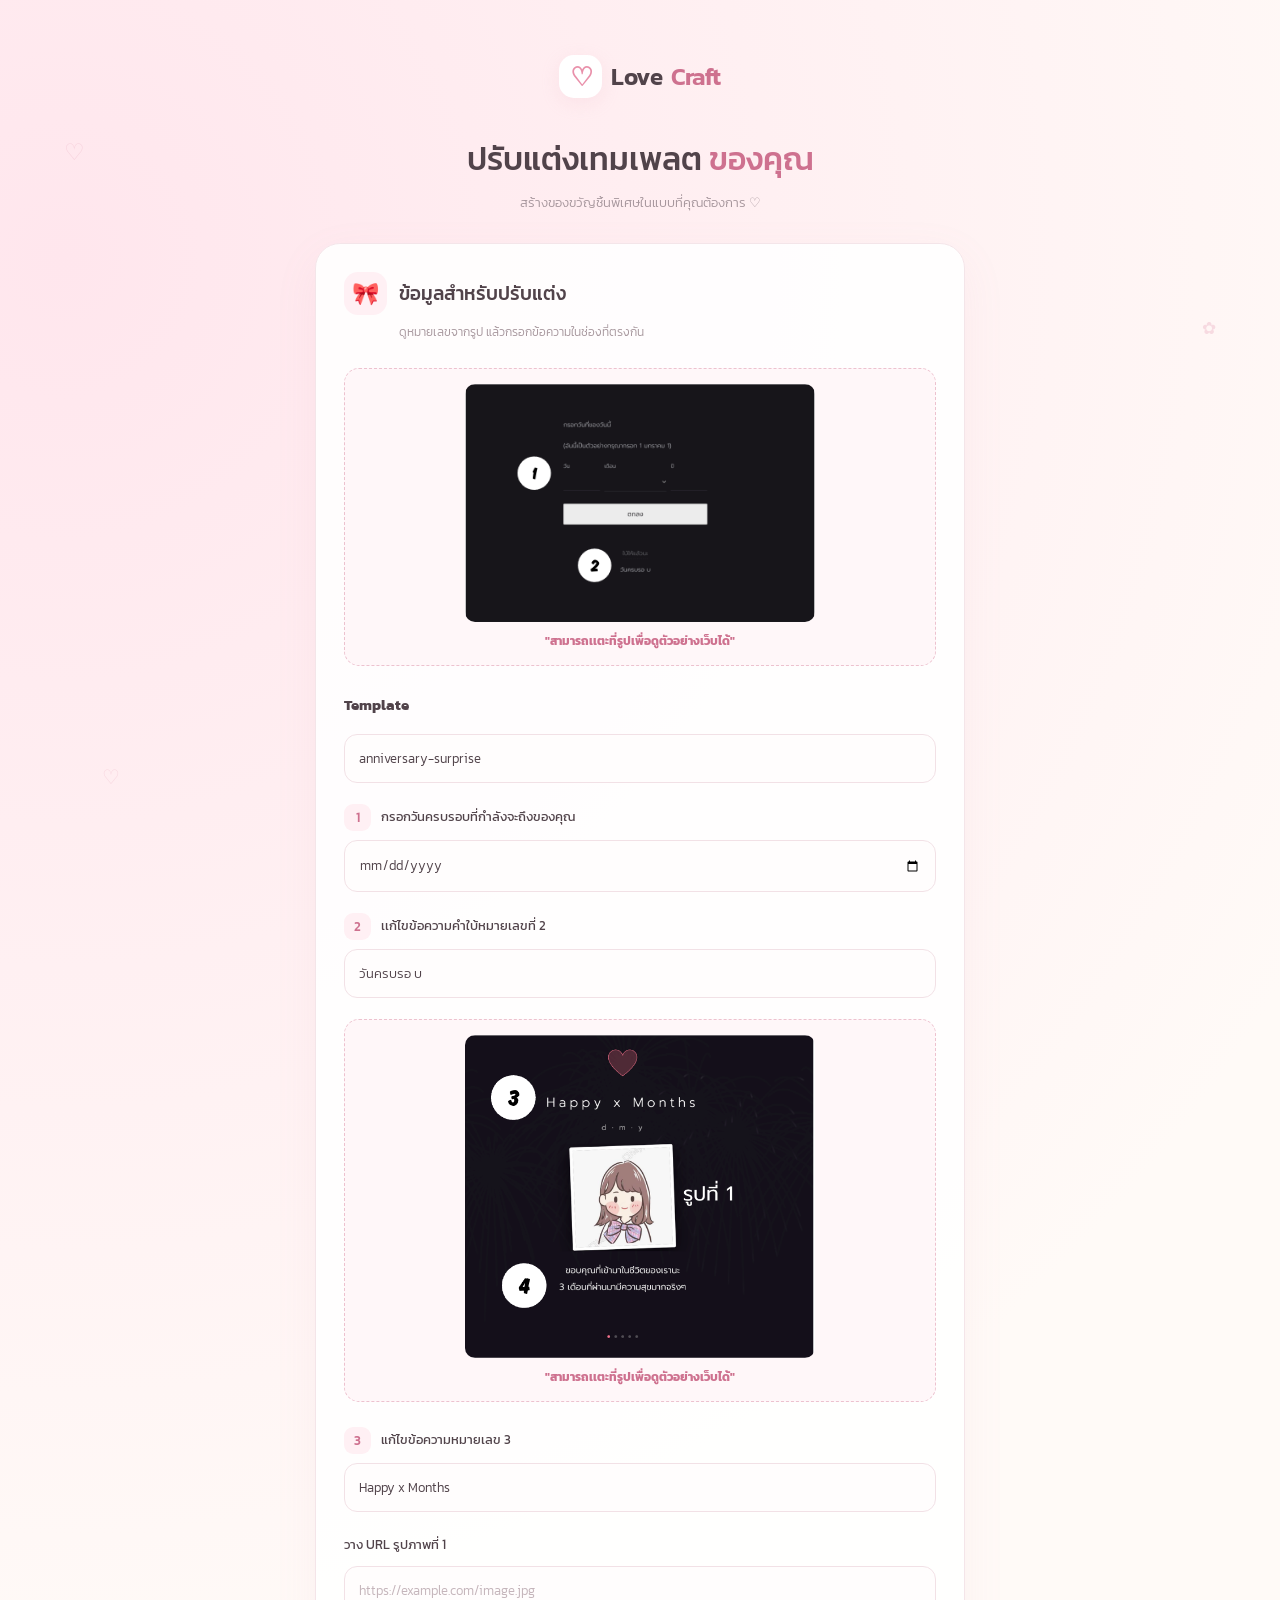
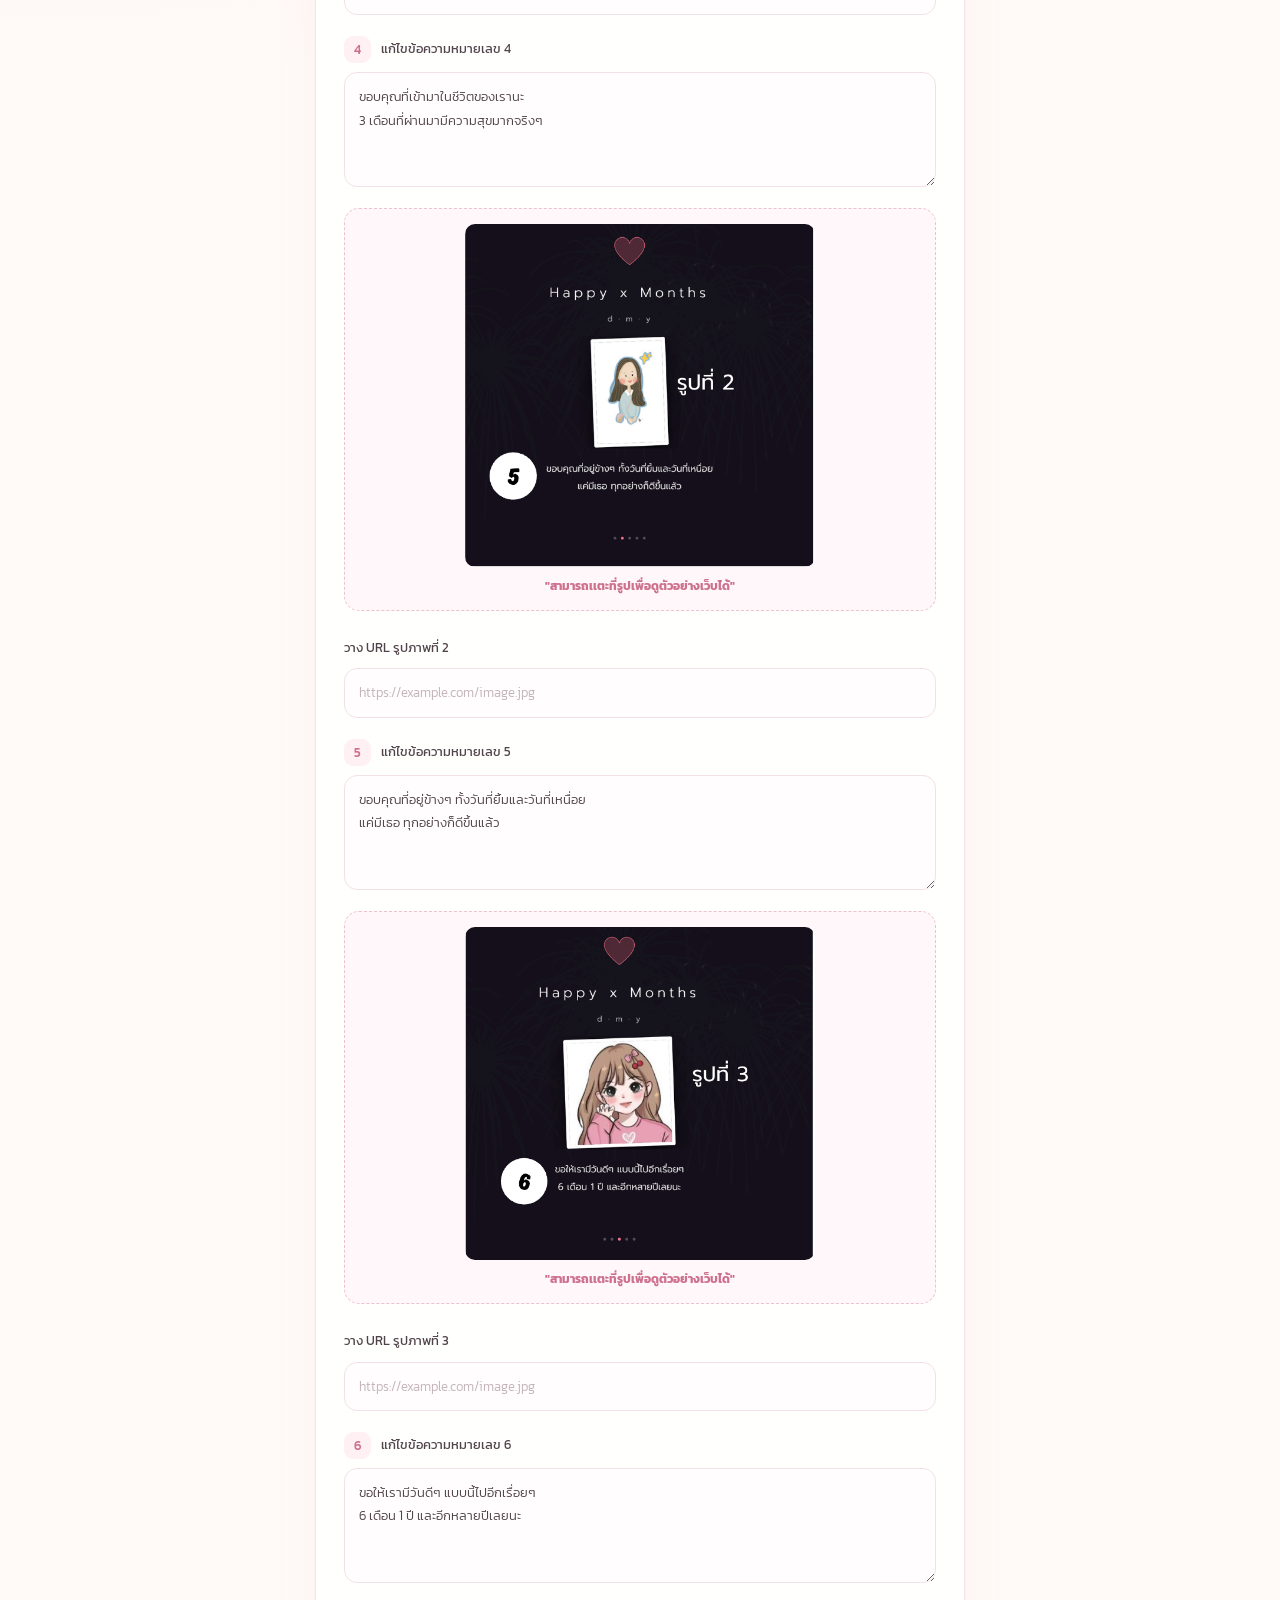
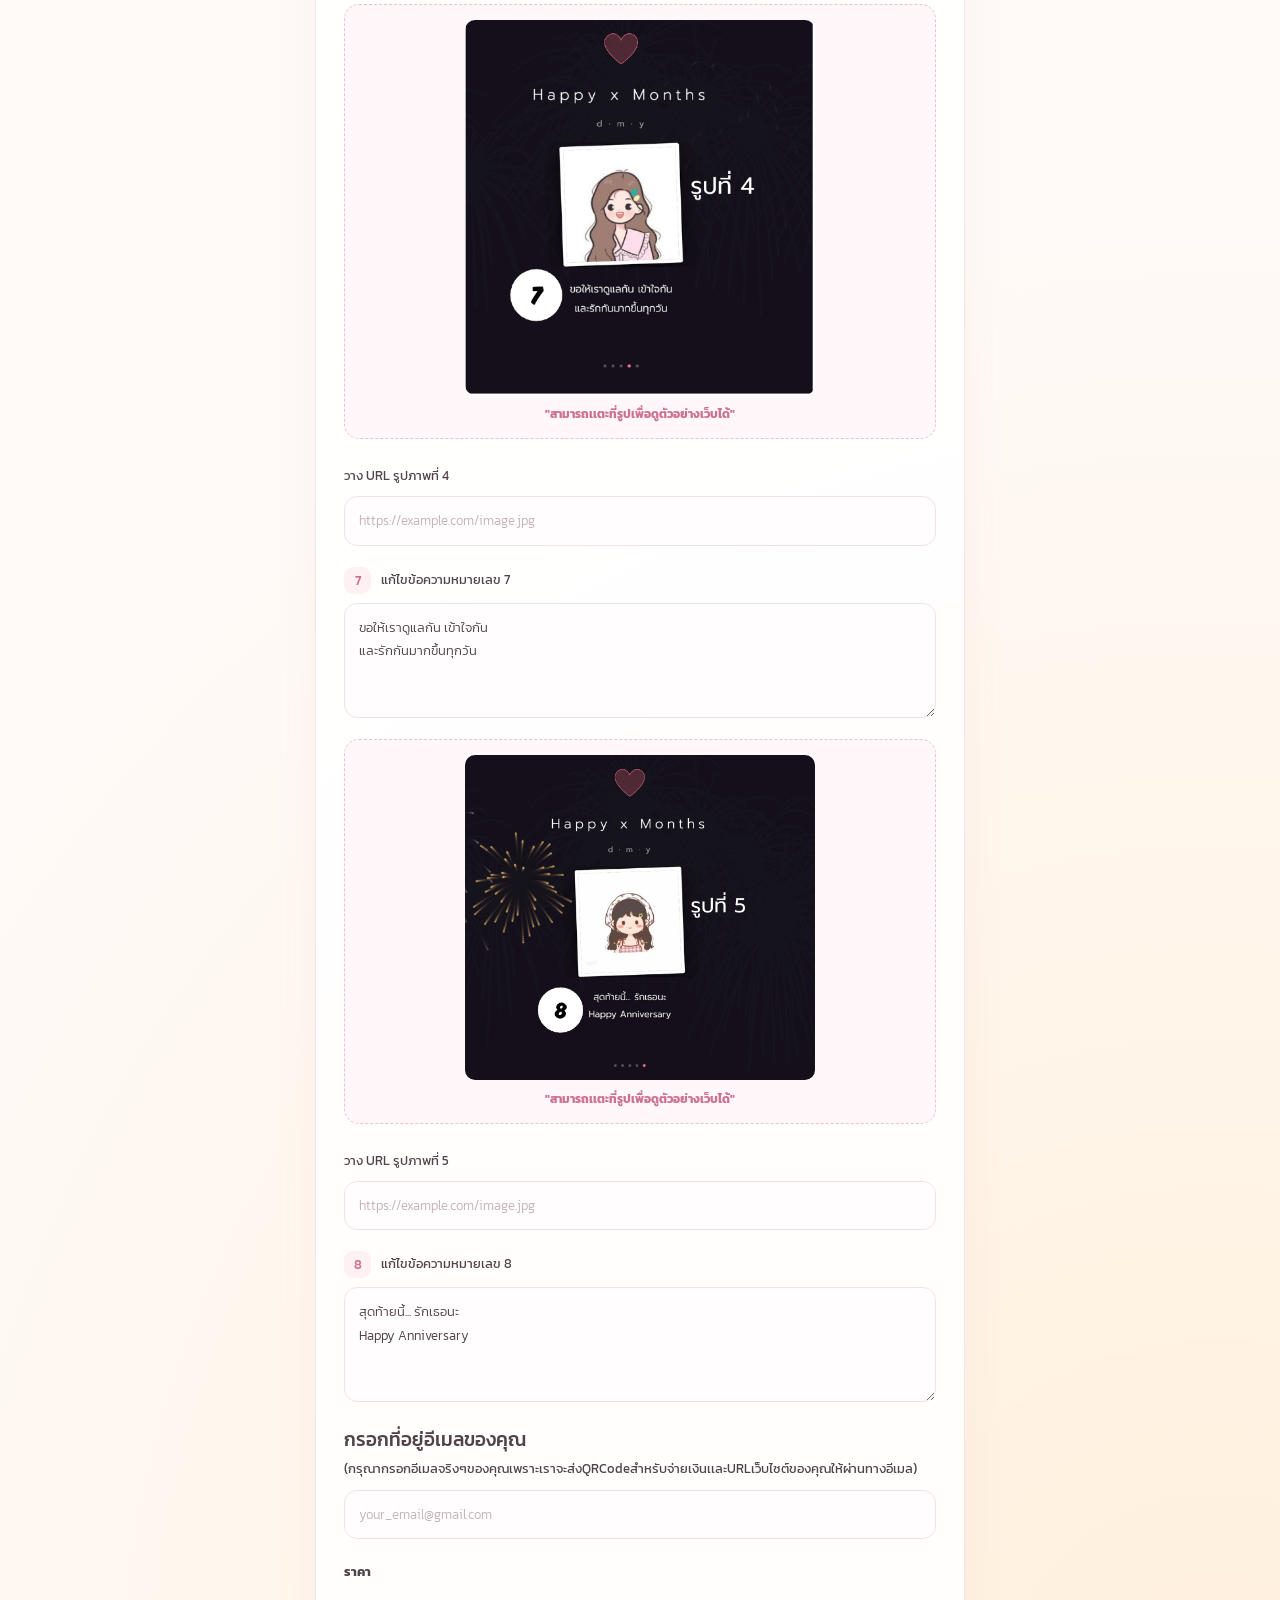
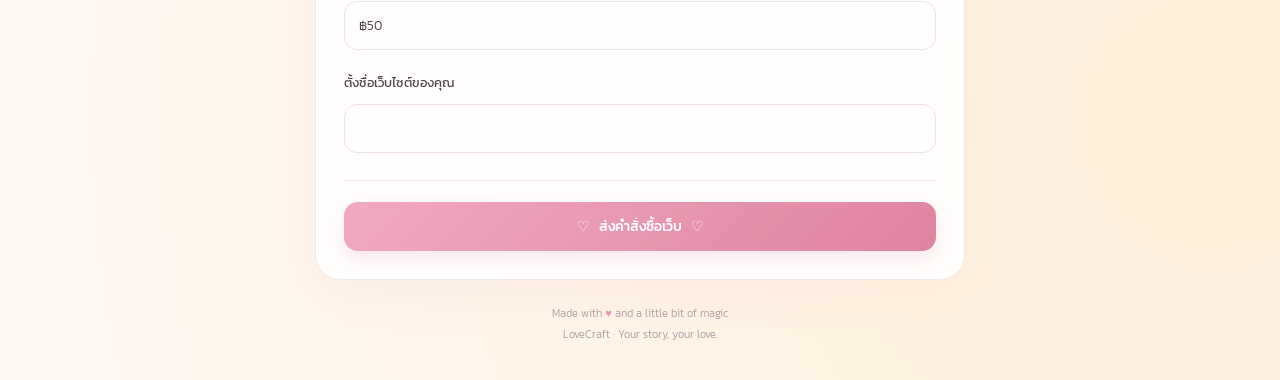
<file: templates/anniversary/anniversary-surprise/step.html>
<!doctype html>
<html lang="th">
  <head>
    <meta charset="UTF-8" />
    <meta name="viewport" content="width=device-width, initial-scale=1.0" />
    <meta name="theme-color" content="#fff6f8" />

    <title>LoveCraft - ปรับแต่งเทมเพลต</title>

    <style>
      @import url("https://fonts.googleapis.com/css2?family=Kanit:wght@300;400;500;600&display=swap");

      :root {
        --pink: #e990aa;
        --pink-dark: #ce718f;
        --pink-light: #fff0f4;
        --cream: #fffaf7;
        --text: #51434a;
        --muted: #a7979d;
        --border: #f2e1e6;
        --white: #ffffff;
      }

      * {
        box-sizing: border-box;
      }

      body {
        margin: 0;
        min-height: 100vh;
        padding: 35px 16px;
        font-family: "Kanit", sans-serif;
        font-weight: 300;
        color: var(--text);
        background:
          radial-gradient(circle at 5% 5%, #ffe6ed 0, transparent 28%),
          radial-gradient(circle at 95% 95%, #fff0dc 0, transparent 30%),
          var(--cream);
      }

      .container {
        width: 100%;
        max-width: 650px;
        margin: 0 auto;
      }

      .header {
        text-align: center;
        margin-bottom: 27px;
        animation: fadeIn 0.7s ease;
      }

      .logo {
        display: inline-flex;
        align-items: center;
        justify-content: center;
        gap: 9px;
        margin-bottom: 17px;
        font-size: 24px;
        font-weight: 600;
        letter-spacing: -0.5px;
      }

      .logo-icon {
        display: grid;
        place-items: center;
        width: 43px;
        height: 43px;
        border-radius: 15px;
        background: white;
        color: var(--pink);
        box-shadow: 0 5px 18px #eab5c530;
        font-size: 26px;
      }

      .logo span {
        color: var(--pink-dark);
      }

      .tag {
        display: table;
        margin: 0 auto 12px;
        padding: 6px 14px;
        border: 1px solid #f6dce4;
        border-radius: 30px;
        background: #ffffffb8;
        color: var(--pink-dark);
        font-size: 11px;
        letter-spacing: 0.5px;
      }

      h1 {
        margin: 0 0 8px;
        font-size: clamp(25px, 5vw, 32px);
        line-height: 1.5;
        font-weight: 500;
      }

      h1 span {
        color: var(--pink-dark);
      }

      .description {
        margin: 0;
        color: var(--muted);
        font-size: 13px;
        line-height: 1.9;
      }

      .card {
        padding: 28px;
        border: 1px solid #f4e5e9;
        border-radius: 25px;
        background: #ffffffdf;
        box-shadow: 0 14px 45px #c88ba113;
        animation: fadeIn 0.8s ease;
      }

      .card-heading {
        display: flex;
        align-items: center;
        gap: 12px;
        margin-bottom: 7px;
      }

      .heading-icon {
        display: grid;
        flex-shrink: 0;
        place-items: center;
        width: 43px;
        height: 43px;
        border-radius: 14px;
        background: var(--pink-light);
        font-size: 22px;
      }

      h2 {
        margin: 0;
        font-size: 19px;
        font-weight: 500;
      }

      .subheading {
        margin: 0 0 25px 55px;
        color: var(--muted);
        font-size: 12px;
        line-height: 1.8;
      }

      .guide {
        margin-bottom: 25px;
        padding: 15px;
        border: 1px dashed #edc2cf;
        border-radius: 15px;
        background: #fff7f9;
        text-align: center;
      }

      .guide img {
        display: block;
        width: 100%;
        max-width: 350px;
        height: auto;
        margin: 0 auto;
        border-radius: 10px;
      }

      .guide-caption {
        margin: 10px 0 0;
        color: var(--pink-dark);
        font-size: 12px;
      }

      .field {
        margin-bottom: 21px;
      }

      .field label {
        display: block;
        margin-bottom: 9px;
        font-size: 13px;
        font-weight: 400;
        line-height: 1.8;
      }

      .number {
        display: inline-grid;
        place-items: center;
        width: 27px;
        height: 27px;
        margin-right: 7px;
        border-radius: 9px;
        background: var(--pink-light);
        color: var(--pink-dark);
        font-size: 13px;
        font-weight: 500;
        vertical-align: middle;
      }

      input[type="text"],
      input[type="url"],
      input[type="email"],
      input[type="date"],
      textarea {
        display: block;
        width: 100%;
        padding: 12px 14px;
        border: 1px solid var(--border);
        border-radius: 13px;
        outline: none;
        background: #fffdfd;
        color: var(--text);
        font-family: inherit;
        font-size: 13px;
        font-weight: 300;
        line-height: 1.8;
        transition:
          border-color 0.2s,
          box-shadow 0.2s,
          background 0.2s;
      }

      input:focus,
      textarea:focus {
        border-color: #e9a0b5;
        background: white;
        box-shadow: 0 0 0 4px #fcecf1;
      }

      input::placeholder,
      textarea::placeholder {
        color: #c5b5bb;
      }

      textarea {
        min-height: 115px;
        resize: vertical;
      }

      .hint {
        display: block;
        margin-top: 6px;
        color: #b2a1a7;
        font-size: 11px;
      }

      .divider {
        height: 1px;
        margin: 27px 0 21px;
        background: var(--border);
      }

      .submit-btn {
        display: flex;
        align-items: center;
        justify-content: center;
        gap: 9px;
        width: 100%;
        min-height: 49px;
        padding: 13px 20px;
        border: 0;
        border-radius: 14px;
        background: linear-gradient(135deg, #f2aac0, #df83a0);
        box-shadow: 0 7px 18px #e5a0b640;
        color: white;
        font-family: inherit;
        font-size: 14px;
        font-weight: 500;
        transition:
          transform 0.2s,
          box-shadow 0.2s;
        cursor: pointer;
      }

      .submit-btn:hover {
        transform: translateY(-2px);
        box-shadow: 0 10px 23px #e5a0b660;
      }

      .submit-btn:active {
        transform: scale(0.985);
      }

      .footer {
        margin-top: 23px;
        text-align: center;
        color: #b3a0a7;
        font-size: 11px;
        line-height: 1.9;
      }

      .footer span {
        color: var(--pink);
      }

      .heart {
        position: fixed;
        z-index: -1;
        color: #edb9c9;
        opacity: 0.45;
        pointer-events: none;
        animation: float 5s ease-in-out infinite;
      }

      .heart.one {
        top: 15%;
        left: 5%;
        font-size: 23px;
      }

      .heart.two {
        top: 35%;
        right: 5%;
        font-size: 17px;
        animation-delay: 1s;
      }

      .heart.three {
        bottom: 12%;
        left: 8%;
        font-size: 20px;
        animation-delay: 2s;
      }

      @keyframes fadeIn {
        from {
          opacity: 0;
          transform: translateY(10px);
        }
        to {
          opacity: 1;
          transform: translateY(0);
        }
      }

      @keyframes float {
        0%,
        100% {
          transform: translateY(0) rotate(-5deg);
        }
        50% {
          transform: translateY(-9px) rotate(5deg);
        }
      }

      @media (max-width: 480px) {
        body {
          padding: 23px 12px;
        }

        .card {
          padding: 21px 16px;
          border-radius: 21px;
        }

        .subheading {
          margin-left: 0;
        }

        .logo {
          font-size: 22px;
        }

        h2 {
          font-size: 17px;
        }

        .field label {
          font-size: 12px;
        }
      }

      @media (prefers-reduced-motion: reduce) {
        *,
        *::before,
        *::after {
          animation: none !important;
          transition: none !important;
        }
      }
    </style>
  </head>

  <body>
    <span class="heart one">♡</span>
    <span class="heart two">✿</span>
    <span class="heart three">♡</span>

    <main class="container">
      <header class="header">
        <div class="logo">
          <div onclick="goIndex()" class="logo-icon">♡</div>
          <p onclick="goIndex()">Love</p>
          <span onclick="goIndex()">Craft</span>
        </div>

        <h1>ปรับแต่งเทมเพลต <span>ของคุณ</span></h1>

        <p class="description">
          สร้างของขวัญชิ้นพิเศษในแบบที่คุณต้องการ ♡<br />
        </p>
      </header>

      <section class="card">
        <div class="card-heading">
          <div class="heading-icon">🎀</div>
          <h2>ข้อมูลสำหรับปรับแต่ง</h2>
        </div>

        <p class="subheading">ดูหมายเลขจากรูป แล้วกรอกข้อความในช่องที่ตรงกัน</p>

        <div class="guide">
          <img
            src="./img/step1.png"
            width="350"
            height="350"
            alt=""
            onclick="showweb()"
          />
          <p class="guide-caption">
            <b>"สามารถเเตะที่รูปเพื่อดูตัวอย่างเว็บได้"</b>
          </p>
        </div>

        <form action="https://backendlovecraft.onrender.com/api/addwork" method="POST">
          <div class="field">
            <label for="template">
              <h3>Template</h3>
            </label>
            <input
              id="template"
              name="template"
              type="text"
              readonly
              value="anniversary-surprise"
            />
          </div>

          <div class="field">
            <label for="field1">
              <span class="number">1</span>
              กรอกวันครบรอบที่กำลังจะถึงของคุณ
            </label>
            <input id="field1" name="field1" type="date" required />
          </div>

          <div class="field">
            <label for="field2">
              <span class="number">2</span>
              เเก้ไขข้อความคำใบ้หมายเลขที่ 2
            </label>
            <input
              id="field2"
              name="field2"
              type="text"
              value="วันครบรอ บ"
              required
            />
          </div>

          <div class="guide">
            <img
              src="./img/step2.png"
              width="350"
              height="350"
              alt="
              onclick="showweb()"
            />
            <p class="guide-caption">
              <b>"สามารถเเตะที่รูปเพื่อดูตัวอย่างเว็บได้"</b>
            </p>
          </div>

          <div class="field">
            <label for="field3">
              <span class="number">3</span>
              แก้ไขข้อความหมายเลข 3
            </label>
            <input
              id="field3"
              name="field3"
              type="text"
              required
              value="Happy x Months"
            />
          </div>

          <div class="field">
            <label for="url1"> วาง URL รูปภาพที่ 1 </label>
            <input
              name="url1"
              type="url"
              id="url1"
              placeholder="https://example.com/image.jpg"
            />
          </div>

          <div class="field">
            <label for="field4">
              <span class="number">4</span>
              แก้ไขข้อความหมายเลข 4
            </label>
            <textarea id="field4" name="field4" required>
ขอบคุณที่เข้ามาในชีวิตของเรานะ
3 เดือนที่ผ่านมามีความสุขมากจริงๆ</textarea
            >
          </div>

           <div class="guide">
            <img
              src="./img/step3.png"
              width="350"
              height="350"
              alt=""
              onclick="showweb()"
            />
            <p class="guide-caption">
              <b>"สามารถเเตะที่รูปเพื่อดูตัวอย่างเว็บได้"</b>
            </p>
          </div>

          <div class="field">
            <label for="url2"> วาง URL รูปภาพที่ 2 </label>
            <input
              name="url2"
              type="url"
              id="url2"
              placeholder="https://example.com/image.jpg"
            />
          </div>

          <div class="field">
            <label for="field5">
              <span class="number">5</span>
              แก้ไขข้อความหมายเลข 5
            </label>
            <textarea id="field5" name="field5" required>
ขอบคุณที่อยู่ข้างๆ ทั้งวันที่ยิ้มและวันที่เหนื่อย
แค่มีเธอ ทุกอย่างก็ดีขึ้นแล้ว</textarea
            >
          </div>

           <div class="guide">
            <img
              src="./img/step4.png"
              width="350"
              height="350"
              alt=""
              onclick="showweb()"
            />
            <p class="guide-caption">
              <b>"สามารถเเตะที่รูปเพื่อดูตัวอย่างเว็บได้"</b>
            </p>
          </div>

           <div class="field">
            <label for="url3"> วาง URL รูปภาพที่ 3 </label>
            <input
              name="url3"
              type="url"
              id="url3"
              placeholder="https://example.com/image.jpg"
            />
          </div>

          <div class="field">
            <label for="field6">
              <span class="number">6</span>
              แก้ไขข้อความหมายเลข 6
            </label>
            <textarea id="field6" name="field6" required>
ขอให้เรามีวันดีๆ แบบนี้ไปอีกเรื่อยๆ
6 เดือน 1 ปี และอีกหลายปีเลยนะ</textarea
            >
          </div>

          <div class="guide">
            <img
              src="./img/step5.png"
              width="350"
              height="350"
              alt=""
              onclick="showweb()"
            />
            <p class="guide-caption">
              <b>"สามารถเเตะที่รูปเพื่อดูตัวอย่างเว็บได้"</b>
            </p>
          </div>

           <div class="field">
            <label for="url4"> วาง URL รูปภาพที่ 4 </label>
            <input
              name="url4"
              type="url"
              id="url4"
              placeholder="https://example.com/image.jpg"
            />
          </div>

          <div class="field">
            <label for="field7">
              <span class="number">7</span>
              แก้ไขข้อความหมายเลข 7
            </label>
            <textarea id="field7" name="field7" required>
ขอให้เราดูแลกัน เข้าใจกัน
และรักกันมากขึ้นทุกวัน</textarea
            >
          </div>

          <div class="guide">
            <img
              src="./img/step6.png"
              width="350"
              height="350"
              alt=""
              onclick="showweb()"
            />
            <p class="guide-caption">
              <b>"สามารถเเตะที่รูปเพื่อดูตัวอย่างเว็บได้"</b>
            </p>
          </div>

           <div class="field">
            <label for="url5"> วาง URL รูปภาพที่ 5 </label>
            <input
              name="url5"
              type="url"
              id="url5"
              placeholder="https://example.com/image.jpg"
            />
          </div>

          <div class="field">
            <label for="field8">
              <span class="number">8</span>
              แก้ไขข้อความหมายเลข 8
            </label>
            <textarea id="field8" name="field8" required>
สุดท้ายนี้... รักเธอนะ
Happy Anniversary
</textarea
            >
          </div>

          <div class="field">
            <label for="email">
              <h2>กรอกที่อยู่อีเมลของคุณ</h2>
              (กรุณากรอกอีเมลจริงๆของคุณเพราะเราจะส่งQRCodeสำหรับจ่ายเงินเเละURLเว็บไซต์ของคุณให้ผ่านทางอีเมล)
            </label>
            <input
              id="email"
              name="email"
              type="email"
              required
              value=""
              placeholder="your_email@gmail.com"
            />
          </div>

          <div class="field">
            <label for="price">
              <h4>ราคา</h4>
            </label>
            <input
              id="price"
              name="price"
              type="text"
              required
              value="฿50"
              readonly
            />
          </div>

          <div class="field">
            <label for="webname"> ตั้งชื่อเว็บไซต์ของคุณ </label>
            <input id="webname" name="webname" type="text" required value="" />
          </div>

          <div class="divider"></div>

          <button class="submit-btn" type="submit">
            <span>♡</span>
            ส่งคำสั่งซื้อเว็บ
            <span>♡</span>
          </button>
        </form>
      </section>

      <footer class="footer">
        Made with <span>♥</span> and a little bit of magic<br />
        LoveCraft · Your story, your love.
      </footer>
    </main>

    <script>
      function showweb() {
        window.open("./template.html", "_blank");
      }

      function goIndex() {
        window.location.href = "../../../index.html";
      }
    </script>
  </body>
</html>
</file>
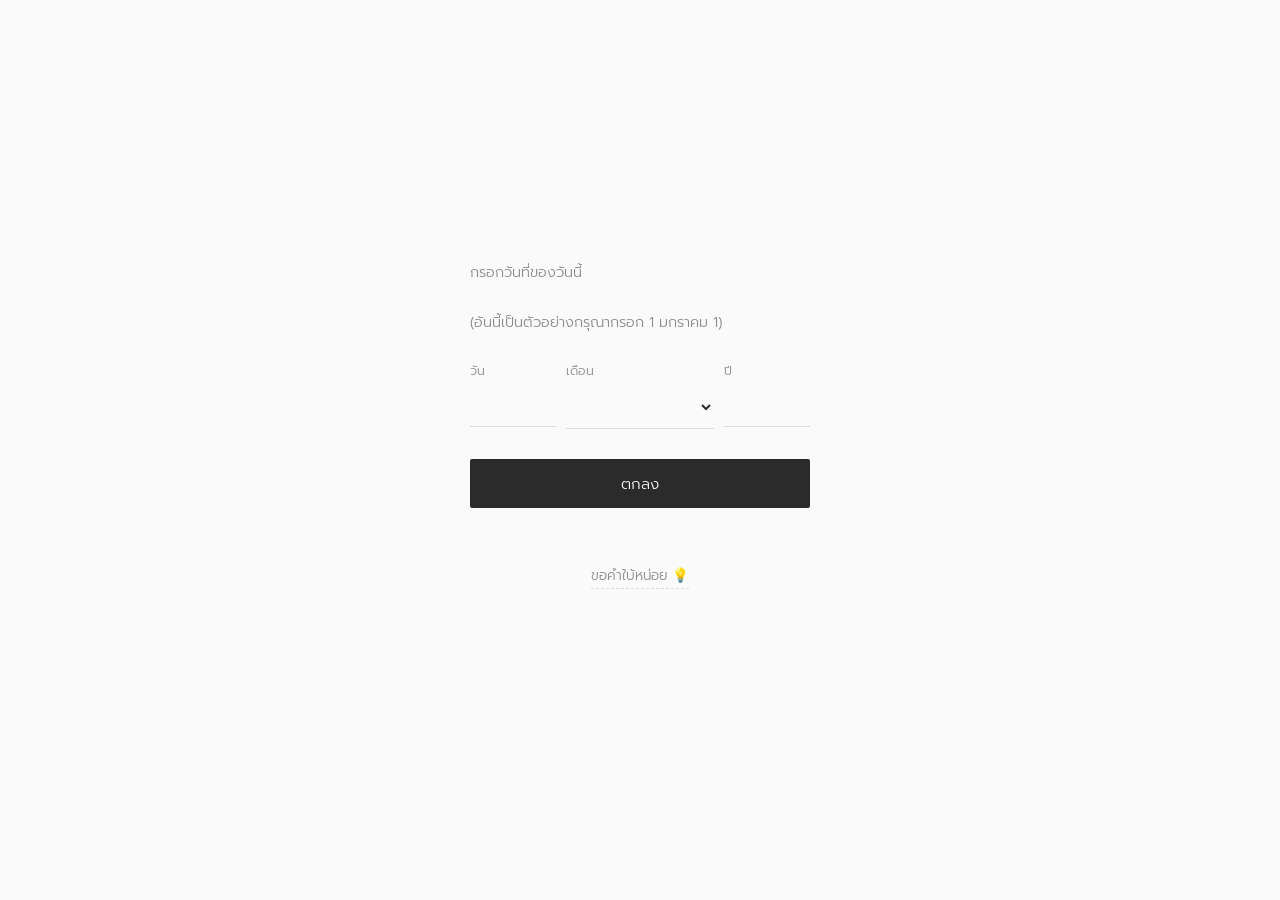
<file: templates/anniversary/anniversary-surprise/template.html>
<!doctype html>
<html lang="th">
  <head>
    <meta charset="utf-8" />
    <meta
      name="viewport"
      content="width=device-width, initial-scale=1, viewport-fit=cover"
    />
    <title>วันนี้วันอะไรหรอ?</title>
    <link
      href="https://fonts.googleapis.com/css2?family=Prompt:wght@200;300;400&display=swap"
      rel="stylesheet"
    />
    <style>
      :root {
        --bg: #fafafa;
        --ink: #2b2b2b;
        --soft: #8a8a8a;
        --line: #dcdcdc;
        --rose: #f2728c;
        box-sizing: border-box;
        padding-top: env(safe-area-inset-top, 0px);
        padding-bottom: env(safe-area-inset-bottom, 0px);
      }
      @media (prefers-color-scheme: dark) {
        :root:not([data-theme="light"]) {
          --bg: #17151a;
          --ink: #ececec;
          --soft: #8f8f95;
          --line: #34323a;
        }
      }
      * {
        box-sizing: border-box;
      }
      html {
        scroll-padding-top: env(safe-area-inset-top, 0px);
      }
      body {
        margin: 0;
        min-height: 100vh;
        background: var(--bg);
        color: var(--ink);
        font-family: "Prompt", "Noto Sans Thai", sans-serif;
        font-weight: 300;
        display: flex;
        align-items: center;
        justify-content: center;
        padding: 24px;
      }
      form {
        width: 100%;
        max-width: 340px;
      }
      h1 {
        font-size: 1.15rem;
        font-weight: 400;
        margin: 0 0 6px;
      }
      .sub {
        color: var(--soft);
        font-size: 0.9rem;
        margin: 0 0 28px;
      }
      .row {
        display: flex;
        gap: 10px;
      }
      .row > div {
        flex: 1;
        min-width: 0;
      }
      .row > div.m {
        flex: 1.7;
      }
      label {
        display: block;
        font-size: 0.78rem;
        color: var(--soft);
        margin-bottom: 6px;
      }
      input,
      select {
        width: 100%;
        font: inherit;
        font-size: 1rem;
        color: var(--ink);
        background: transparent;
        border: 0;
        border-bottom: 1px solid var(--line);
        padding: 8px 2px;
        border-radius: 0;
        outline: none;
      }
      select option {
        color: #222;
      }
      input:focus,
      select:focus {
        border-bottom-color: var(--rose);
      }
      button.go {
        margin-top: 30px;
        width: 100%;
        font: inherit;
        font-size: 0.95rem;
        color: var(--bg);
        background: var(--ink);
        border: 0;
        padding: 13px;
        border-radius: 2px;
        cursor: pointer;
      }
      button.go:focus-visible,
      .again:focus-visible {
        outline: 2px solid var(--rose);
        outline-offset: 3px;
      }
      .err {
        min-height: 2.6em;
        margin-top: 14px;
        font-size: 0.85rem;
        color: var(--rose);
      }

      /* ===== ฉากเซอร์ไพรส์ ===== */
      .hint {
        display: block;
        margin: 6px auto 0;
        font: inherit;
        font-size: 0.85rem;
        color: var(--soft);
        background: none;
        border: 0;
        border-bottom: 1px dashed var(--line);
        padding: 2px 0;
        cursor: pointer;
      }
      .hint:hover {
        color: var(--rose);
      }
      .hint:disabled {
        opacity: 0.5;
        cursor: default;
      }
      .hint:focus-visible {
        outline: 2px solid var(--rose);
        outline-offset: 3px;
      }
      .hint.nudge {
        color: var(--rose);
        animation: nudge 1.4s 3;
      }
      @keyframes nudge {
        50% {
          transform: scale(1.12);
        }
      }
      .ht {
        min-height: 3em;
        margin: 14px 0 0;
        text-align: center;
        font-size: 0.88rem;
        line-height: 1.7;
        color: var(--soft);
      }
      #show {
        position: fixed;
        inset: 0;
        z-index: 10;
        background: #14101a;
        color: #fff;
        display: flex;
        flex-direction: column;
        align-items: center;
        justify-content: center;
        text-align: center;
        padding: 24px;
        opacity: 0;
        visibility: hidden;
        transition: opacity 1.2s;
      }
      #show.on {
        opacity: 1;
        visibility: visible;
      }
      #fw {
        position: absolute;
        inset: 0;
        width: 100%;
        height: 100%;
      }
      .stage {
        position: relative;
        z-index: 2;
        width: 100%;
        max-width: 420px;
      }
      .heart {
        width: 150px;
        height: 135px;
        margin: 0 auto;
        position: relative;
      }
      .heart svg {
        width: 100%;
        height: 100%;
        overflow: visible;
      }
      .heart path {
        fill: #f2728c00;
        stroke: var(--rose);
        stroke-width: 1.2;
        transition: fill 1.6s;
      }
      .heart.fill path {
        fill: #f2728c33;
      }
      .heart b {
        position: absolute;
        inset: 0;
        display: flex;
        align-items: center;
        justify-content: center;
        padding-bottom: 12px;
        font-size: 3.4rem;
        font-weight: 200;
        opacity: 0;
        transform: scale(0.5);
        transition: all 1s cubic-bezier(0.2, 1.4, 0.4, 1);
      }
      .heart.fill b {
        opacity: 1;
        transform: none;
      }
      .title {
        font-size: 1.5rem;
        font-weight: 200;
        letter-spacing: 0.28em;
        margin: 28px 0 6px;
        min-height: 2em;
      }
      .title span {
        display: inline-block;
        opacity: 0;
        transform: translateY(12px);
        transition: all 0.7s;
      }
      .title span.in {
        opacity: 1;
        transform: none;
      }
      .date {
        color: #ffffff80;
        font-size: 0.85rem;
        letter-spacing: 0.2em;
        opacity: 0;
        transition: opacity 1.5s;
      }
      .date.in {
        opacity: 1;
      }
      .heart {
        transition: all 1s;
      }
      .heart.sm {
        width: 64px;
        height: 58px;
      }
      .heart.sm b {
        font-size: 1.5rem;
        padding-bottom: 5px;
      }
      .pic {
        height: 0;
        overflow: hidden;
        opacity: 0;
        transition: all 1s;
      }
      .pic.show {
        height: 200px;
        opacity: 1;
        margin-top: 20px;
        padding: 4px 0;
      }
      .pic img {
        height: 100%;
        max-width: 100%;
        border: 6px solid #fff;
        border-radius: 3px;
        box-shadow: 0 8px 30px #0008;
        transform: rotate(-2deg);
      }
      .wish {
        min-height: 7.5em;
        margin-top: 20px;
        font-size: 1.02rem;
        line-height: 1.9;
        color: #ffffffd9;
        opacity: 0;
        transition: opacity 1s;
      }
      .wish.in {
        opacity: 1;
      }
      .from {
        color: var(--rose);
        margin-top: 6px;
        opacity: 0;
        transition: opacity 1.5s;
      }
      .from.in {
        opacity: 1;
      }
      .dots {
        display: flex;
        gap: 8px;
        justify-content: center;
        margin-top: 14px;
      }
      .dots i {
        width: 5px;
        height: 5px;
        border-radius: 50%;
        background: #ffffff33;
        transition: background 0.5s;
      }
      .dots i.on {
        background: var(--rose);
      }
      .again {
        margin-top: 20px;
        font: inherit;
        font-size: 0.8rem;
        color: #ffffff80;
        background: none;
        border: 0;
        cursor: pointer;
        opacity: 0;
        pointer-events: none;
        transition: opacity 1s;
      }
      .again.in {
        opacity: 1;
        pointer-events: auto;
      }
    </style>
  </head>
  <body>
    <form id="f" autocomplete="off">
      <h1></h1>
      <p class="sub">กรอกวันที่ของวันนี้</p>
      <p class="sub">(อันนี้เป็นตัวอย่างกรุณากรอก 1 มกราคม 1)</p>
      <div class="row">
        <div>
          <label for="d">วัน</label
          ><input id="d" type="number" inputmode="numeric" min="1" max="31" />
        </div>
        <div class="m">
          <label for="m">เดือน</label>
          <select id="m">
            <option value=""></option>
            <option value="1">มกราคม</option>
            <option value="2">กุมภาพันธ์</option>
            <option value="3">มีนาคม</option>
            <option value="4">เมษายน</option>
            <option value="5">พฤษภาคม</option>
            <option value="6">มิถุนายน</option>
            <option value="7">กรกฎาคม</option>
            <option value="8">สิงหาคม</option>
            <option value="9">กันยายน</option>
            <option value="10">ตุลาคม</option>
            <option value="11">พฤศจิกายน</option>
            <option value="12">ธันวาคม</option>
          </select>
        </div>
        <div>
          <label for="y">ปี</label
          ><input id="y" type="number" inputmode="numeric" />
        </div>
      </div>
      <button class="go" type="submit">ตกลง</button>
      <div class="err" id="err" role="status"></div>
      <button class="hint" id="hint" type="button">ขอคำใบ้หน่อย 💡</button>
      <p class="ht" id="ht" role="status"></p>
    </form>

    <div id="show" aria-live="polite">
      <canvas id="fw"></canvas>
      <div class="stage">
        <div class="heart" id="heart">
          <svg viewBox="0 0 100 90">
            <path
              id="hp"
              d="M50 85C10 55 0 30 15 15 28 3 45 10 50 25 55 10 72 3 85 15 100 30 90 55 50 85Z"
            />
          </svg>
          <b></b>
        </div>
        <div class="title" id="title"></div>
        <div class="date" id="date"></div>
        <div class="pic" id="pic"><img id="pimg" alt="" /></div>
        <div class="wish" id="wish"></div>
        <div class="dots" id="dots"></div>
        <div class="from" id="from"></div>
        <button class="again" id="again">ดูอีกครั้ง</button>
      </div>
    </div>

    <script>
      /* ====== แก้ข้อความตรงนี้ได้เลย ====== */
      const FROM = "รักเธอที่สุด"; // เช่น "จาก ... ของเธอ"
      const DATE_TEXT = "d · m · y";
      const TITLE = "Happy 3 Months";
      const WISHES = [
        "ขอบคุณที่เข้ามาในชีวิตของเรานะ\n3 เดือนที่ผ่านมามีความสุขมากจริงๆ",
        "ขอบคุณที่อยู่ข้างๆ ทั้งวันที่ยิ้มและวันที่เหนื่อย\nแค่มีเธอ ทุกอย่างก็ดีขึ้นแล้ว",
        "ขอให้เรามีวันดีๆ แบบนี้ไปอีกเรื่อยๆ\n6 เดือน 1 ปี และอีกหลายปีเลยนะ",
        "ขอให้เราดูแลกัน เข้าใจกัน\nและรักกันมากขึ้นทุกวัน",
        "สุดท้ายนี้... รักเธอนะ\nHappy Anniversary",
      ];
      /* รูปประกอบแต่ละข้อความ (ข้อ 1-5) เว้นว่าง "" ถ้าข้อนั้นไม่ใช้รูป */
      /* วิธีใส่รูป: ใส่ชื่อไฟล์ในโฟลเดอร์เดียวกัน เช่น "photo1.jpg" หรือลิงก์รูป https://... ตามลำดับข้อความ 1-5
   (รูปจะแสดงเมื่อเปิดไฟล์นี้เองหรืออัปโหลดขึ้นเว็บโฮสต์ของคุณ ไม่แสดงในลิงก์ claude.ai) */
      const IMGS = [
        "./img/1.jpeg", // รูปข้อความที่ 1
        "./img/2.jpeg", // รูปข้อความที่ 2
        "./img/3.jpeg", // รูปข้อความที่ 3
        "./img/4.jpeg", // รูปข้อความที่ 4
        "./img/5.jpeg", // รูปข้อความที่ 5
      ];
      /* คำใบ้ที่จะขึ้นทีละข้อเมื่อกดปุ่ม "ขอคำใบ้" (ยิ่งกดยิ่งใบ้ชัด) แก้ข้อความได้ตามใจ */
      /* คำใบ้ที่จะขึ้นเมื่อกดปุ่ม "ขอคำใบ้" แก้ข้อความได้ตามใจ */
      const HINT =
        "วันครบรอ บ";
      const TARGET = { d: 1, m: 1, years: [1, 1] };
      /* =================================== */

      const $ = (id) => document.getElementById(id);
      const wait = (ms) => new Promise((r) => setTimeout(r, ms));

      $("f").addEventListener("submit", (e) => {
        e.preventDefault();
        const d = +$("d").value,
          m = +$("m").value,
          y = +$("y").value;
        if (!d || !m || !y) {
          $("err").textContent = "กรอกให้ครบทั้งวัน เดือน ปี";
          return;
        }
        if (d === TARGET.d && m === TARGET.m && TARGET.years.includes(y)) {
          $("err").textContent = "";
          play();
        } else {
          $("err").textContent = "วันที่ยังไม่ถูกต้อง ลองดูปฏิทินอีกครั้งนะ";
          if (!$("hint").disabled) $("hint").classList.add("nudge");
        }
      });

      /* ---------- ดอกไม้ไฟ ---------- */
      $("hint").onclick = () => {
        $("ht").textContent = HINT;
        $("hint").classList.remove("nudge");
        $("hint").textContent = "ใบ้ให้แล้วนะ";
        $("hint").disabled = true;
      };
      const cv = $("fw"),
        cx = cv.getContext("2d");
      let parts = [],
        running = false;
      function size() {
        cv.width = innerWidth;
        cv.height = innerHeight;
        cx.fillStyle = "#14101a";
        cx.fillRect(0, 0, cv.width, cv.height);
      }
      size();
      addEventListener("resize", size);
      const COLORS = ["#f2728c", "#ffd9e1", "#ffffff", "#f7c873"];
      function firework(x, y, n = 46) {
        const c = COLORS[Math.floor(Math.random() * COLORS.length)];
        for (let i = 0; i < n; i++) {
          const a = (i / n) * Math.PI * 2,
            v = 1.5 + Math.random() * 3;
          parts.push({
            x,
            y,
            vx: Math.cos(a) * v,
            vy: Math.sin(a) * v,
            life: 1,
            c,
          });
        }
        if (!running) {
          running = true;
          tick();
        }
      }
      function tick() {
        cx.globalCompositeOperation = "source-over";
        cx.fillStyle = "rgba(20,16,26,.2)";
        cx.fillRect(0, 0, cv.width, cv.height);
        parts.forEach((p) => {
          p.vy += 0.03;
          p.vx *= 0.985;
          p.vy *= 0.985;
          p.x += p.vx;
          p.y += p.vy;
          p.life -= 0.011;
          cx.globalAlpha = Math.max(p.life, 0);
          cx.fillStyle = p.c;
          cx.beginPath();
          cx.arc(p.x, p.y, 1.7, 0, 7);
          cx.fill();
        });
        cx.globalAlpha = 1;
        parts = parts.filter((p) => p.life > 0);
        if (parts.length) requestAnimationFrame(tick);
        else running = false;
      }
      async function salvo(rounds) {
        for (let i = 0; i < rounds; i++) {
          firework(
            cv.width * (0.15 + Math.random() * 0.7),
            cv.height * (0.12 + Math.random() * 0.4),
          );
          await wait(450 + Math.random() * 500);
        }
      }

      /* ---------- ลำดับฉาก ---------- */
      let token = 0;
      async function play() {
        const me = ++token,
          alive = () => me === token;
        const show = $("show"),
          heart = $("heart"),
          hp = $("hp");
        heart.classList.remove("fill", "sm");
        $("pic").classList.remove("show");
        ["date", "wish", "from", "again"].forEach((i) =>
          $(i).classList.remove("in"),
        );
        $("title").innerHTML = "";
        $("wish").textContent = "";
        $("from").textContent = "";
        $("dots").innerHTML = "";
        const len = hp.getTotalLength();
        hp.style.transition = "none";
        hp.style.strokeDasharray = len;
        hp.style.strokeDashoffset = len;
        size();
        show.classList.add("on");
        await wait(1300);
        if (!alive()) return;

        hp.getBoundingClientRect();
        hp.style.transition = "stroke-dashoffset 2.2s ease-in-out, fill 1.6s";
        hp.style.strokeDashoffset = 0;
        await wait(2300);
        if (!alive()) return;
        heart.classList.add("fill");
        firework(cv.width / 2, cv.height * 0.28, 70);
        await wait(900);
        if (!alive()) return;

        [...TITLE].forEach((ch) => {
          const s = document.createElement("span");
          s.innerHTML = ch === " " ? "&nbsp;" : ch;
          $("title").appendChild(s);
        });
        const letters = [...$("title").children];
        for (const s of letters) {
          s.classList.add("in");
          await wait(70);
        }
        $("date").textContent = DATE_TEXT;
        $("date").classList.add("in");
        salvo(7);
        await wait(2200);
        if (!alive()) return;

        WISHES.forEach(() =>
          $("dots").appendChild(document.createElement("i")),
        );
        for (let i = 0; i < WISHES.length; i++) {
          $("wish").classList.remove("in");
          $("pic").classList.remove("show");
          heart.classList.add("sm");
          await wait(900);
          if (!alive()) return;
          if (IMGS[i]) {
            $("pimg").src = IMGS[i];
            $("pic").classList.add("show");
          }
          $("wish").innerHTML = WISHES[i].replace(/\n/g, "<br>");
          $("wish").classList.add("in");
          [...$("dots").children].forEach((d, k) =>
            d.classList.toggle("on", k === i),
          );
          if (i === WISHES.length - 1) salvo(10);
          await wait(i === WISHES.length - 1 ? 3000 : 4200);
          if (!alive()) return;
        }
        $("from").textContent = FROM;
        $("from").classList.add("in");
        $("again").classList.add("in");
      }
      $("again").onclick = play;
    </script>
  </body>
</html>
</file>
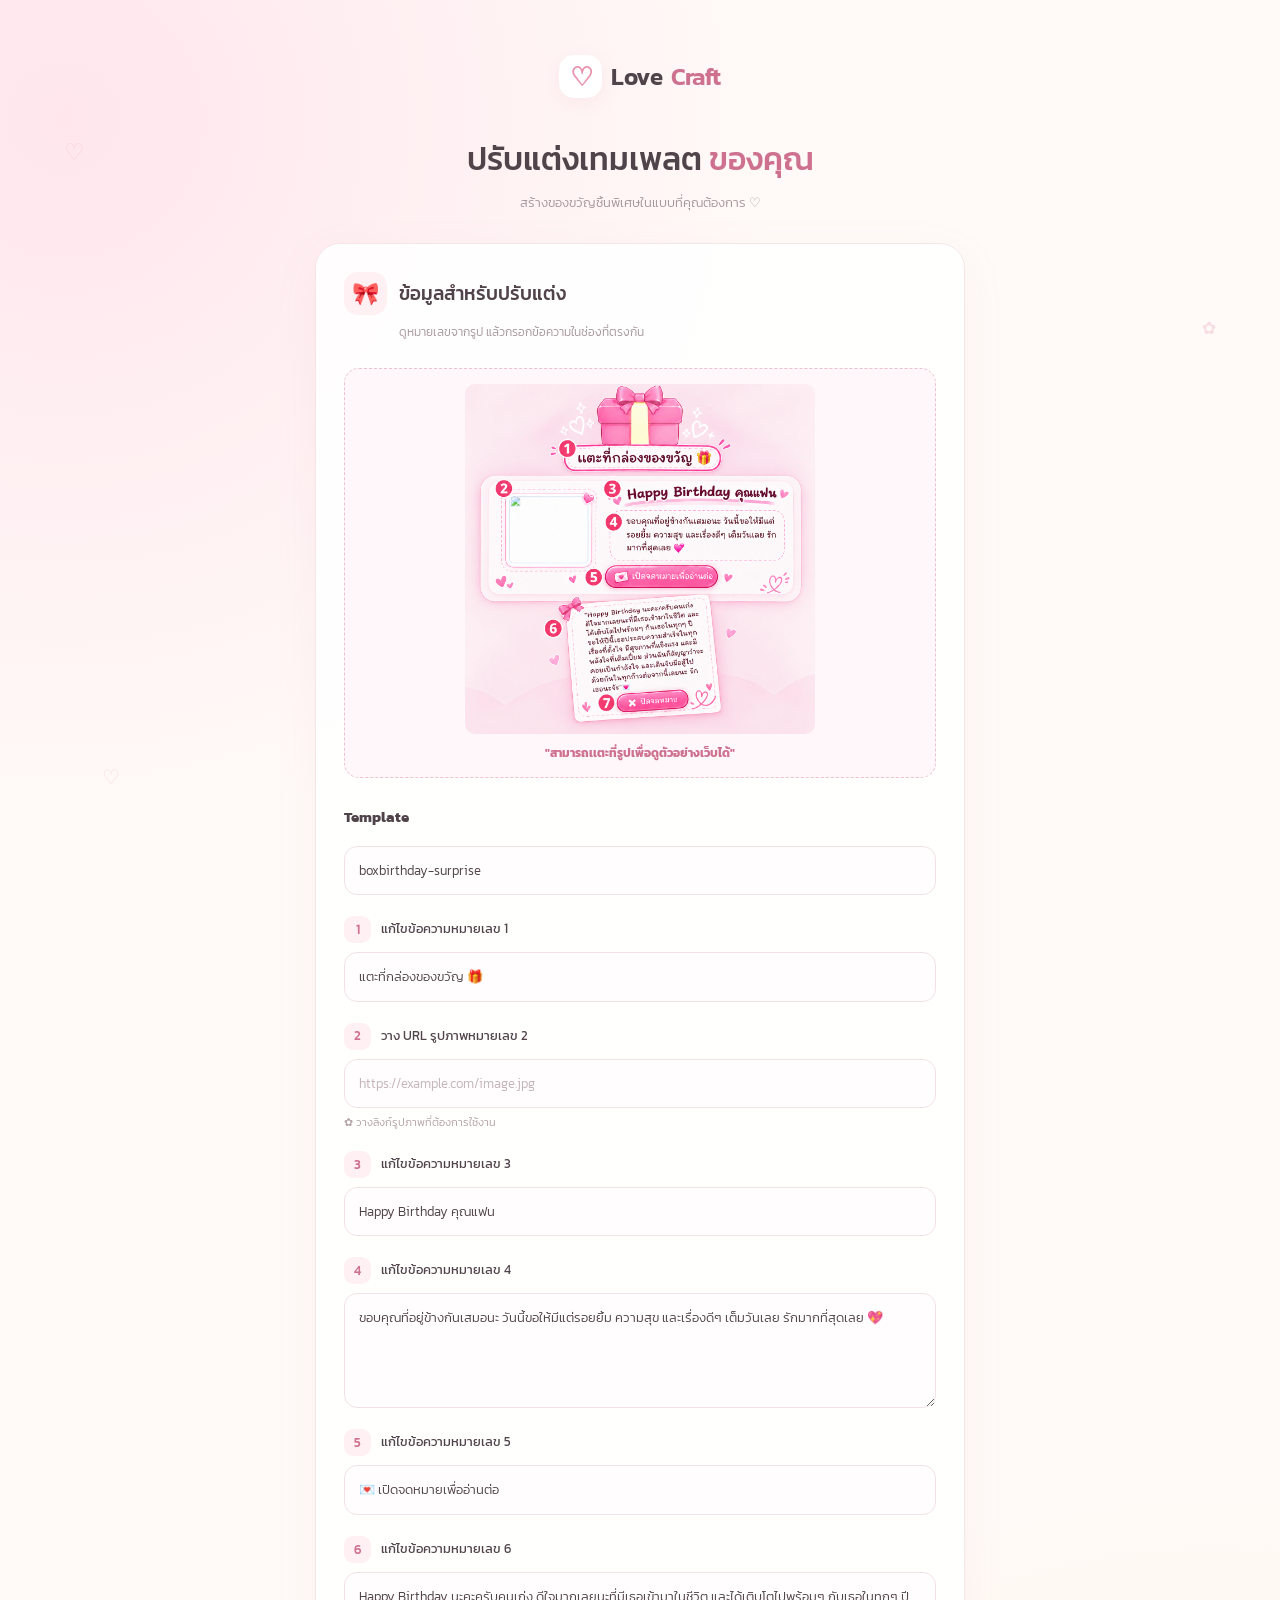
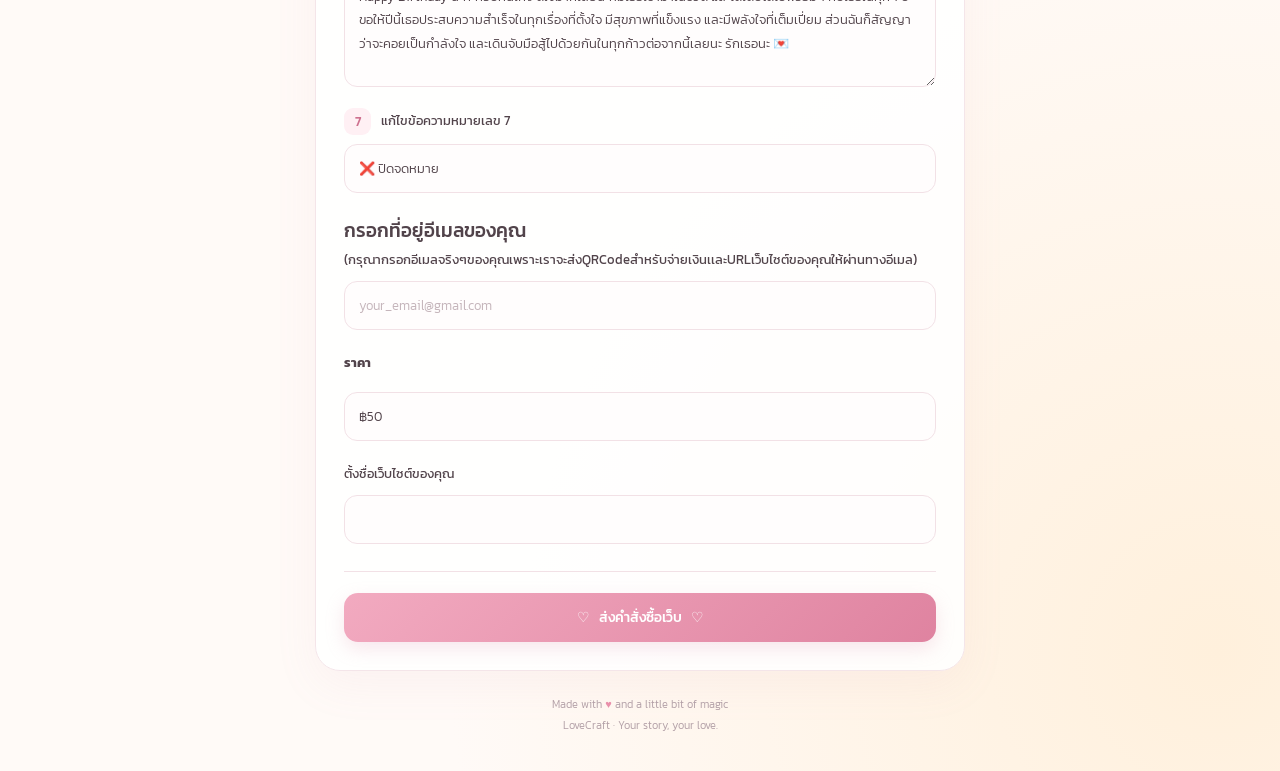
<file: templates/birthday/boxbirthday-surprise/step.html>
<!doctype html>
<html lang="th">
  <head>
    <meta charset="UTF-8" />
    <meta name="viewport" content="width=device-width, initial-scale=1.0" />
    <meta name="theme-color" content="#fff6f8" />

    <title>LoveCraft - ปรับแต่งเทมเพลต</title>

    <style>
      @import url("https://fonts.googleapis.com/css2?family=Kanit:wght@300;400;500;600&display=swap");

      :root {
        --pink: #e990aa;
        --pink-dark: #ce718f;
        --pink-light: #fff0f4;
        --cream: #fffaf7;
        --text: #51434a;
        --muted: #a7979d;
        --border: #f2e1e6;
        --white: #ffffff;
      }

      * {
        box-sizing: border-box;
      }

      body {
        margin: 0;
        min-height: 100vh;
        padding: 35px 16px;
        font-family: "Kanit", sans-serif;
        font-weight: 300;
        color: var(--text);
        background:
          radial-gradient(circle at 5% 5%, #ffe6ed 0, transparent 28%),
          radial-gradient(circle at 95% 95%, #fff0dc 0, transparent 30%),
          var(--cream);
      }

      .container {
        width: 100%;
        max-width: 650px;
        margin: 0 auto;
      }

      .header {
        text-align: center;
        margin-bottom: 27px;
        animation: fadeIn 0.7s ease;
      }

      .logo {
        display: inline-flex;
        align-items: center;
        justify-content: center;
        gap: 9px;
        margin-bottom: 17px;
        font-size: 24px;
        font-weight: 600;
        letter-spacing: -0.5px;
      }

      .logo-icon {
        display: grid;
        place-items: center;
        width: 43px;
        height: 43px;
        border-radius: 15px;
        background: white;
        color: var(--pink);
        box-shadow: 0 5px 18px #eab5c530;
        font-size: 26px;
      }

      .logo span {
        color: var(--pink-dark);
      }

      .tag {
        display: table;
        margin: 0 auto 12px;
        padding: 6px 14px;
        border: 1px solid #f6dce4;
        border-radius: 30px;
        background: #ffffffb8;
        color: var(--pink-dark);
        font-size: 11px;
        letter-spacing: 0.5px;
      }

      h1 {
        margin: 0 0 8px;
        font-size: clamp(25px, 5vw, 32px);
        line-height: 1.5;
        font-weight: 500;
      }

      h1 span {
        color: var(--pink-dark);
      }

      .description {
        margin: 0;
        color: var(--muted);
        font-size: 13px;
        line-height: 1.9;
      }

      .card {
        padding: 28px;
        border: 1px solid #f4e5e9;
        border-radius: 25px;
        background: #ffffffdf;
        box-shadow: 0 14px 45px #c88ba113;
        animation: fadeIn 0.8s ease;
      }

      .card-heading {
        display: flex;
        align-items: center;
        gap: 12px;
        margin-bottom: 7px;
      }

      .heading-icon {
        display: grid;
        flex-shrink: 0;
        place-items: center;
        width: 43px;
        height: 43px;
        border-radius: 14px;
        background: var(--pink-light);
        font-size: 22px;
      }

      h2 {
        margin: 0;
        font-size: 19px;
        font-weight: 500;
      }

      .subheading {
        margin: 0 0 25px 55px;
        color: var(--muted);
        font-size: 12px;
        line-height: 1.8;
      }

      .guide {
        margin-bottom: 25px;
        padding: 15px;
        border: 1px dashed #edc2cf;
        border-radius: 15px;
        background: #fff7f9;
        text-align: center;
      }

      .guide img {
        display: block;
        width: 100%;
        max-width: 350px;
        height: auto;
        margin: 0 auto;
        border-radius: 10px;
      }

      .guide-caption {
        margin: 10px 0 0;
        color: var(--pink-dark);
        font-size: 12px;
      }

      .field {
        margin-bottom: 21px;
      }

      .field label {
        display: block;
        margin-bottom: 9px;
        font-size: 13px;
        font-weight: 400;
        line-height: 1.8;
      }

      .number {
        display: inline-grid;
        place-items: center;
        width: 27px;
        height: 27px;
        margin-right: 7px;
        border-radius: 9px;
        background: var(--pink-light);
        color: var(--pink-dark);
        font-size: 13px;
        font-weight: 500;
        vertical-align: middle;
      }

      input[type="text"],
      input[type="url"],
      input[type="email"],
      input[type="date"],
      textarea {
        display: block;
        width: 100%;
        padding: 12px 14px;
        border: 1px solid var(--border);
        border-radius: 13px;
        outline: none;
        background: #fffdfd;
        color: var(--text);
        font-family: inherit;
        font-size: 13px;
        font-weight: 300;
        line-height: 1.8;
        transition:
          border-color 0.2s,
          box-shadow 0.2s,
          background 0.2s;
      }

      input:focus,
      textarea:focus {
        border-color: #e9a0b5;
        background: white;
        box-shadow: 0 0 0 4px #fcecf1;
      }

      input::placeholder,
      textarea::placeholder {
        color: #c5b5bb;
      }

      textarea {
        min-height: 115px;
        resize: vertical;
      }

      .hint {
        display: block;
        margin-top: 6px;
        color: #b2a1a7;
        font-size: 11px;
      }

      .divider {
        height: 1px;
        margin: 27px 0 21px;
        background: var(--border);
      }

      .submit-btn {
        display: flex;
        align-items: center;
        justify-content: center;
        gap: 9px;
        width: 100%;
        min-height: 49px;
        padding: 13px 20px;
        border: 0;
        border-radius: 14px;
        background: linear-gradient(135deg, #f2aac0, #df83a0);
        box-shadow: 0 7px 18px #e5a0b640;
        color: white;
        font-family: inherit;
        font-size: 14px;
        font-weight: 500;
        transition:
          transform 0.2s,
          box-shadow 0.2s;
        cursor: pointer;
      }

      .submit-btn:hover {
        transform: translateY(-2px);
        box-shadow: 0 10px 23px #e5a0b660;
      }

      .submit-btn:active {
        transform: scale(0.985);
      }

      .footer {
        margin-top: 23px;
        text-align: center;
        color: #b3a0a7;
        font-size: 11px;
        line-height: 1.9;
      }

      .footer span {
        color: var(--pink);
      }

      .heart {
        position: fixed;
        z-index: -1;
        color: #edb9c9;
        opacity: 0.45;
        pointer-events: none;
        animation: float 5s ease-in-out infinite;
      }

      .heart.one {
        top: 15%;
        left: 5%;
        font-size: 23px;
      }

      .heart.two {
        top: 35%;
        right: 5%;
        font-size: 17px;
        animation-delay: 1s;
      }

      .heart.three {
        bottom: 12%;
        left: 8%;
        font-size: 20px;
        animation-delay: 2s;
      }

      @keyframes fadeIn {
        from {
          opacity: 0;
          transform: translateY(10px);
        }
        to {
          opacity: 1;
          transform: translateY(0);
        }
      }

      @keyframes float {
        0%,
        100% {
          transform: translateY(0) rotate(-5deg);
        }
        50% {
          transform: translateY(-9px) rotate(5deg);
        }
      }

      @media (max-width: 480px) {
        body {
          padding: 23px 12px;
        }

        .card {
          padding: 21px 16px;
          border-radius: 21px;
        }

        .subheading {
          margin-left: 0;
        }

        .logo {
          font-size: 22px;
        }

        h2 {
          font-size: 17px;
        }

        .field label {
          font-size: 12px;
        }
      }

      @media (prefers-reduced-motion: reduce) {
        *,
        *::before,
        *::after {
          animation: none !important;
          transition: none !important;
        }
      }
    </style>
  </head>

  <body>
    <span class="heart one">♡</span>
    <span class="heart two">✿</span>
    <span class="heart three">♡</span>

    <main class="container">
      <header class="header">
        <div class="logo">
          <div onclick="goIndex()" class="logo-icon">♡</div>
          <p onclick="goIndex()">Love</p>
          <span onclick="goIndex()">Craft</span>
        </div>

        <h1>ปรับแต่งเทมเพลต <span>ของคุณ</span></h1>

        <p class="description">
          สร้างของขวัญชิ้นพิเศษในแบบที่คุณต้องการ ♡<br />
        </p>
      </header>

      <section class="card">
        <div class="card-heading">
          <div class="heading-icon">🎀</div>
          <h2>ข้อมูลสำหรับปรับแต่ง</h2>
        </div>

        <p class="subheading">ดูหมายเลขจากรูป แล้วกรอกข้อความในช่องที่ตรงกัน</p>

        <div class="guide">
          <img
            src="./step.png"
            width="350"
            height="350"
            alt=""
            onclick="showweb()"
          />
          <p class="guide-caption">
            <b>"สามารถเเตะที่รูปเพื่อดูตัวอย่างเว็บได้"</b>
          </p>
        </div>

        <form action="https://backendlovecraft.onrender.com/api/addwork" method="POST">
          <div class="field">
            <label for="template">
              <h3>Template</h3>
            </label>
            <input
              id="template"
              name="template"
              type="text"
              readonly
              value="boxbirthday-surprise"
            />
          </div>

          <div class="field">
            <label for="field1">
              <span class="number">1</span>
              แก้ไขข้อความหมายเลข 1
            </label>
            <input
              id="field1"
              name="field1"
              type="text"
              required
              value="แตะที่กล่องของขวัญ 🎁"
            />
          </div>

          <div class="field">
            <label for="field2">
              <span class="number">2</span>
              วาง URL รูปภาพหมายเลข 2
            </label>
            <input
              id="field2"
              name="field2"
              type="url"
              required
              placeholder="https://example.com/image.jpg"
            />
            <span class="hint">✿ วางลิงก์รูปภาพที่ต้องการใช้งาน</span>
          </div>

          <div class="field">
            <label for="field3">
              <span class="number">3</span>
              แก้ไขข้อความหมายเลข 3
            </label>
            <input
              id="field3"
              name="field3"
              type="text"
              required
              value="Happy Birthday คุณแฟน"
            />
          </div>

          <div class="field">
            <label for="field4">
              <span class="number">4</span>
              แก้ไขข้อความหมายเลข 4
            </label>
            <textarea id="field4" name="field4" required>
ขอบคุณที่อยู่ข้างกันเสมอนะ วันนี้ขอให้มีแต่รอยยิ้ม ความสุข และเรื่องดีๆ เต็มวันเลย รักมากที่สุดเลย 💖</textarea
            >
          </div>

          <div class="field">
            <label for="field5">
              <span class="number">5</span>
              แก้ไขข้อความหมายเลข 5
            </label>
            <input
              id="field5"
              name="field5"
              type="text"
              required
              value="💌 เปิดจดหมายเพื่ออ่านต่อ"
            />
          </div>

          <div class="field">
            <label for="field6">
              <span class="number">6</span>
              แก้ไขข้อความหมายเลข 6
            </label>
            <textarea id="field6" name="field6" required>
Happy Birthday นะคะครับคนเก่ง ดีใจมากเลยนะที่มีเธอเข้ามาในชีวิต และได้เติบโตไปพร้อมๆ กับเธอในทุกๆ ปี ขอให้ปีนี้เธอประสบความสำเร็จในทุกเรื่องที่ตั้งใจ มีสุขภาพที่แข็งแรง และมีพลังใจที่เต็มเปี่ยม ส่วนฉันก็สัญญาว่าจะคอยเป็นกำลังใจ และเดินจับมือสู้ไปด้วยกันในทุกก้าวต่อจากนี้เลยนะ รักเธอนะ 💌</textarea
            >
          </div>

          <div class="field">
            <label for="field7">
              <span class="number">7</span>
              แก้ไขข้อความหมายเลข 7
            </label>
            <input
              id="field7"
              name="field7"
              type="text"
              required
              value="❌ ปิดจดหมาย"
            />
          </div>

          <div class="field">
            <label for="email">
              <h2>กรอกที่อยู่อีเมลของคุณ</h2>
              (กรุณากรอกอีเมลจริงๆของคุณเพราะเราจะส่งQRCodeสำหรับจ่ายเงินเเละURLเว็บไซต์ของคุณให้ผ่านทางอีเมล)
            </label>
            <input
              id="email"
              name="email"
              type="email"
              required
              value=""
              placeholder="your_email@gmail.com"
            />
          </div>

          <div class="field">
            <label for="price">
              <h4>ราคา</h4>
            </label>
            <input
              id="price"
              name="price"
              type="text"
              required
              value="฿50"
              readonly
            />
          </div>

          <div class="field">
            <label for="webname"> ตั้งชื่อเว็บไซต์ของคุณ </label>
            <input id="webname" name="webname" type="text" required value="" />
          </div>

          <div class="divider"></div>

          <button class="submit-btn" type="submit">
            <span>♡</span>
            ส่งคำสั่งซื้อเว็บ
            <span>♡</span>
          </button>
        </form>
      </section>

      <footer class="footer">
        Made with <span>♥</span> and a little bit of magic<br />
        LoveCraft · Your story, your love.
      </footer>
    </main>

    <script>
      function showweb() {
        window.open("./template.html", "_blank");
      }

      function goIndex() {
        window.location.href = "../../../index.html";
      }
    </script>
  </body>
</html>
</file>
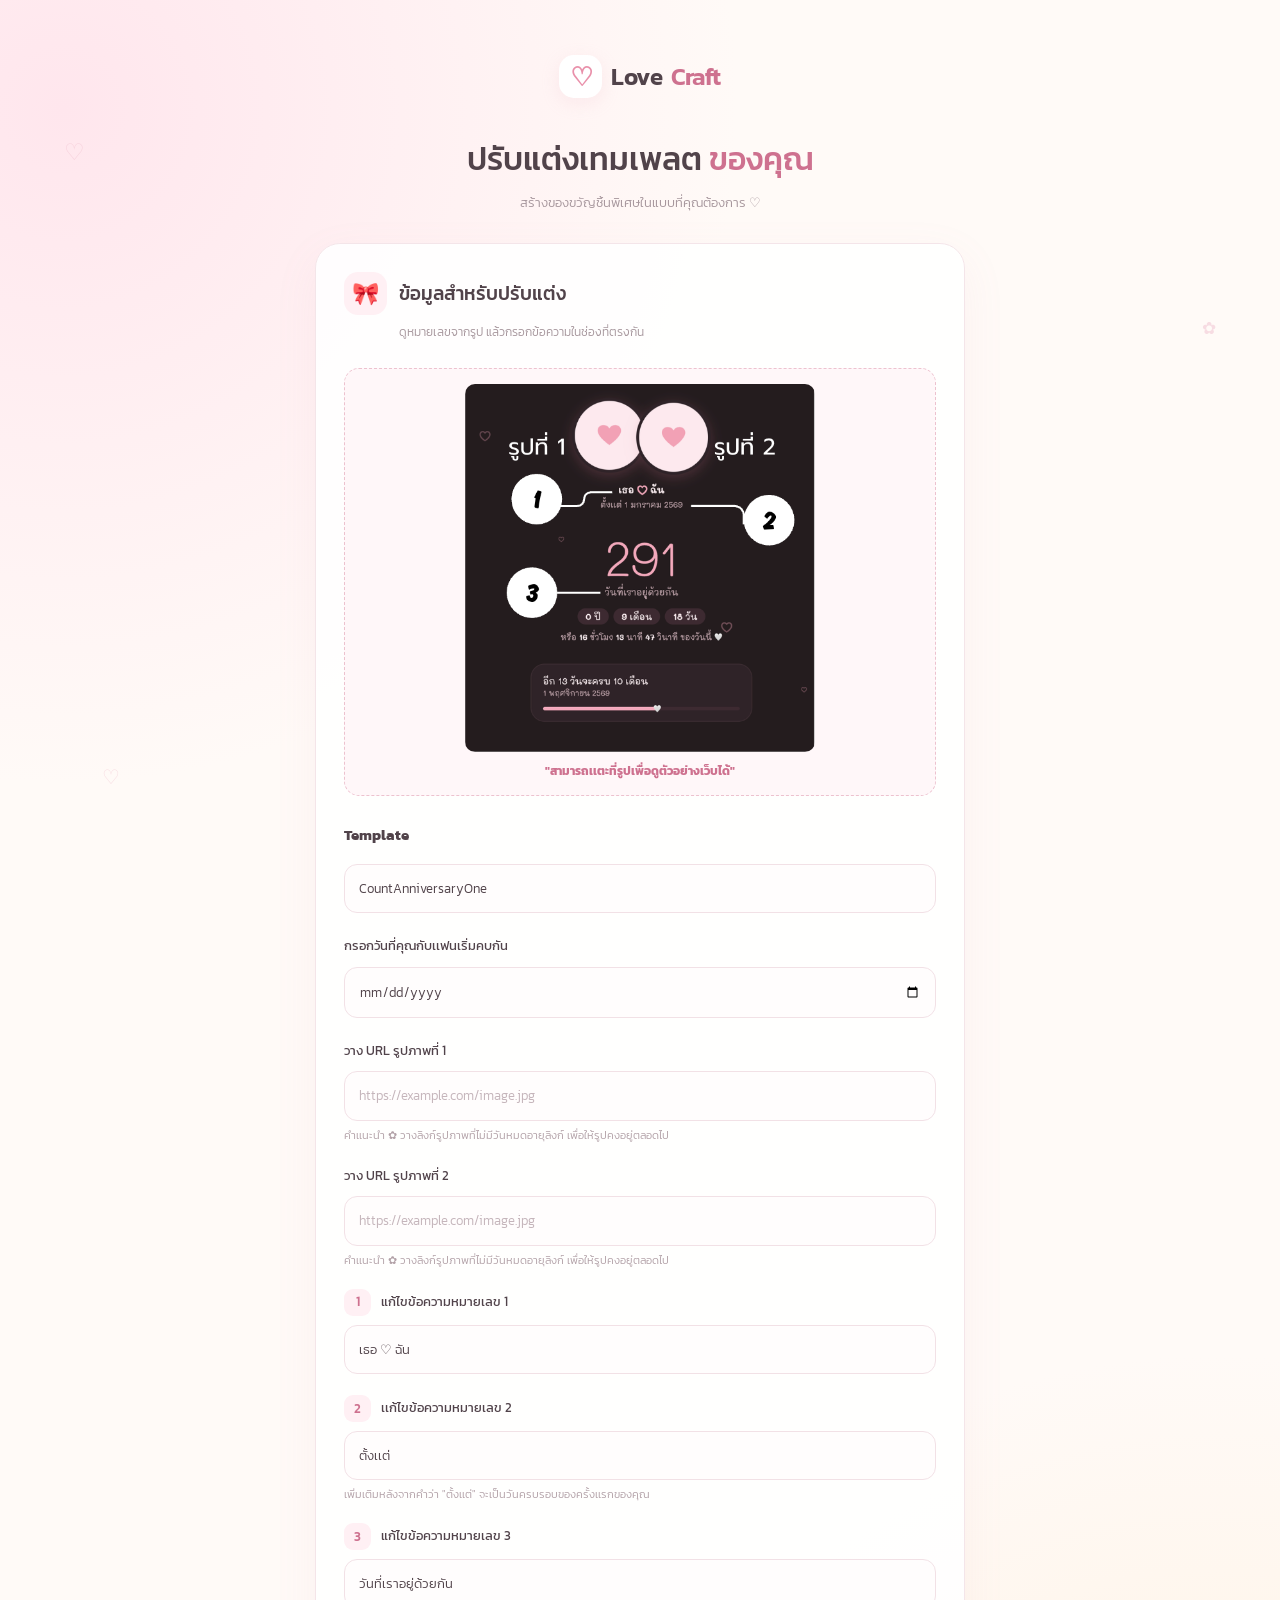
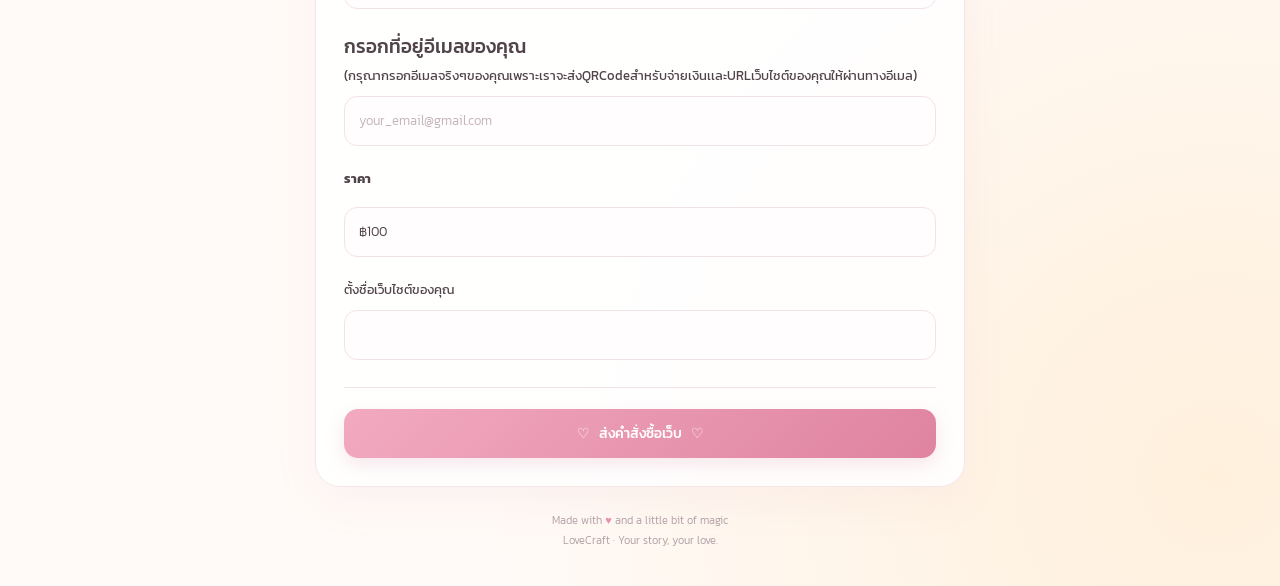
<file: templates/countanni/countaniione/step.html>
<!doctype html>
<html lang="th">
  <head>
    <meta charset="UTF-8" />
    <meta name="viewport" content="width=device-width, initial-scale=1.0" />
    <meta name="theme-color" content="#fff6f8" />

    <title>LoveCraft - ปรับแต่งเทมเพลต</title>

    <style>
      @import url("https://fonts.googleapis.com/css2?family=Kanit:wght@300;400;500;600&display=swap");

      :root {
        --pink: #e990aa;
        --pink-dark: #ce718f;
        --pink-light: #fff0f4;
        --cream: #fffaf7;
        --text: #51434a;
        --muted: #a7979d;
        --border: #f2e1e6;
        --white: #ffffff;
      }

      * {
        box-sizing: border-box;
      }

      body {
        margin: 0;
        min-height: 100vh;
        padding: 35px 16px;
        font-family: "Kanit", sans-serif;
        font-weight: 300;
        color: var(--text);
        background:
          radial-gradient(circle at 5% 5%, #ffe6ed 0, transparent 28%),
          radial-gradient(circle at 95% 95%, #fff0dc 0, transparent 30%),
          var(--cream);
      }

      .container {
        width: 100%;
        max-width: 650px;
        margin: 0 auto;
      }

      .header {
        text-align: center;
        margin-bottom: 27px;
        animation: fadeIn 0.7s ease;
      }

      .logo {
        display: inline-flex;
        align-items: center;
        justify-content: center;
        gap: 9px;
        margin-bottom: 17px;
        font-size: 24px;
        font-weight: 600;
        letter-spacing: -0.5px;
      }

      .logo-icon {
        display: grid;
        place-items: center;
        width: 43px;
        height: 43px;
        border-radius: 15px;
        background: white;
        color: var(--pink);
        box-shadow: 0 5px 18px #eab5c530;
        font-size: 26px;
      }

      .logo span {
        color: var(--pink-dark);
      }

      .tag {
        display: table;
        margin: 0 auto 12px;
        padding: 6px 14px;
        border: 1px solid #f6dce4;
        border-radius: 30px;
        background: #ffffffb8;
        color: var(--pink-dark);
        font-size: 11px;
        letter-spacing: 0.5px;
      }

      h1 {
        margin: 0 0 8px;
        font-size: clamp(25px, 5vw, 32px);
        line-height: 1.5;
        font-weight: 500;
      }

      h1 span {
        color: var(--pink-dark);
      }

      .description {
        margin: 0;
        color: var(--muted);
        font-size: 13px;
        line-height: 1.9;
      }

      .card {
        padding: 28px;
        border: 1px solid #f4e5e9;
        border-radius: 25px;
        background: #ffffffdf;
        box-shadow: 0 14px 45px #c88ba113;
        animation: fadeIn 0.8s ease;
      }

      .card-heading {
        display: flex;
        align-items: center;
        gap: 12px;
        margin-bottom: 7px;
      }

      .heading-icon {
        display: grid;
        flex-shrink: 0;
        place-items: center;
        width: 43px;
        height: 43px;
        border-radius: 14px;
        background: var(--pink-light);
        font-size: 22px;
      }

      h2 {
        margin: 0;
        font-size: 19px;
        font-weight: 500;
      }

      .subheading {
        margin: 0 0 25px 55px;
        color: var(--muted);
        font-size: 12px;
        line-height: 1.8;
      }

      .guide {
        margin-bottom: 25px;
        padding: 15px;
        border: 1px dashed #edc2cf;
        border-radius: 15px;
        background: #fff7f9;
        text-align: center;
      }

      .guide img {
        display: block;
        width: 100%;
        max-width: 350px;
        height: auto;
        margin: 0 auto;
        border-radius: 10px;
      }

      .guide-caption {
        margin: 10px 0 0;
        color: var(--pink-dark);
        font-size: 12px;
      }

      .field {
        margin-bottom: 21px;
      }

      .field label {
        display: block;
        margin-bottom: 9px;
        font-size: 13px;
        font-weight: 400;
        line-height: 1.8;
      }

      .number {
        display: inline-grid;
        place-items: center;
        width: 27px;
        height: 27px;
        margin-right: 7px;
        border-radius: 9px;
        background: var(--pink-light);
        color: var(--pink-dark);
        font-size: 13px;
        font-weight: 500;
        vertical-align: middle;
      }

      input[type="text"],
      input[type="url"],
      input[type="email"],
      input[type="date"],
      textarea {
        display: block;
        width: 100%;
        padding: 12px 14px;
        border: 1px solid var(--border);
        border-radius: 13px;
        outline: none;
        background: #fffdfd;
        color: var(--text);
        font-family: inherit;
        font-size: 13px;
        font-weight: 300;
        line-height: 1.8;
        transition:
          border-color 0.2s,
          box-shadow 0.2s,
          background 0.2s;
      }

      input:focus,
      textarea:focus {
        border-color: #e9a0b5;
        background: white;
        box-shadow: 0 0 0 4px #fcecf1;
      }

      input::placeholder,
      textarea::placeholder {
        color: #c5b5bb;
      }

      textarea {
        min-height: 115px;
        resize: vertical;
      }

      .hint {
        display: block;
        margin-top: 6px;
        color: #b2a1a7;
        font-size: 11px;
      }

      .divider {
        height: 1px;
        margin: 27px 0 21px;
        background: var(--border);
      }

      .submit-btn {
        display: flex;
        align-items: center;
        justify-content: center;
        gap: 9px;
        width: 100%;
        min-height: 49px;
        padding: 13px 20px;
        border: 0;
        border-radius: 14px;
        background: linear-gradient(135deg, #f2aac0, #df83a0);
        box-shadow: 0 7px 18px #e5a0b640;
        color: white;
        font-family: inherit;
        font-size: 14px;
        font-weight: 500;
        transition:
          transform 0.2s,
          box-shadow 0.2s;
        cursor: pointer;
      }

      .submit-btn:hover {
        transform: translateY(-2px);
        box-shadow: 0 10px 23px #e5a0b660;
      }

      .submit-btn:active {
        transform: scale(0.985);
      }

      .footer {
        margin-top: 23px;
        text-align: center;
        color: #b3a0a7;
        font-size: 11px;
        line-height: 1.9;
      }

      .footer span {
        color: var(--pink);
      }

      .heart {
        position: fixed;
        z-index: -1;
        color: #edb9c9;
        opacity: 0.45;
        pointer-events: none;
        animation: float 5s ease-in-out infinite;
      }

      .heart.one {
        top: 15%;
        left: 5%;
        font-size: 23px;
      }

      .heart.two {
        top: 35%;
        right: 5%;
        font-size: 17px;
        animation-delay: 1s;
      }

      .heart.three {
        bottom: 12%;
        left: 8%;
        font-size: 20px;
        animation-delay: 2s;
      }

      @keyframes fadeIn {
        from {
          opacity: 0;
          transform: translateY(10px);
        }
        to {
          opacity: 1;
          transform: translateY(0);
        }
      }

      @keyframes float {
        0%,
        100% {
          transform: translateY(0) rotate(-5deg);
        }
        50% {
          transform: translateY(-9px) rotate(5deg);
        }
      }

      @media (max-width: 480px) {
        body {
          padding: 23px 12px;
        }

        .card {
          padding: 21px 16px;
          border-radius: 21px;
        }

        .subheading {
          margin-left: 0;
        }

        .logo {
          font-size: 22px;
        }

        h2 {
          font-size: 17px;
        }

        .field label {
          font-size: 12px;
        }
      }

      @media (prefers-reduced-motion: reduce) {
        *,
        *::before,
        *::after {
          animation: none !important;
          transition: none !important;
        }
      }
    </style>
  </head>

  <body>
    <span class="heart one">♡</span>
    <span class="heart two">✿</span>
    <span class="heart three">♡</span>

    <main class="container">
      <header class="header">
        <div class="logo">
          <div onclick="goIndex()" class="logo-icon">♡</div>
          <p onclick="goIndex()">Love</p>
          <span onclick="goIndex()">Craft</span>
        </div>

        <h1>ปรับแต่งเทมเพลต <span>ของคุณ</span></h1>

        <p class="description">
          สร้างของขวัญชิ้นพิเศษในแบบที่คุณต้องการ ♡<br />
        </p>
      </header>

      <section class="card">
        <div class="card-heading">
          <div class="heading-icon">🎀</div>
          <h2>ข้อมูลสำหรับปรับแต่ง</h2>
        </div>

        <p class="subheading">ดูหมายเลขจากรูป แล้วกรอกข้อความในช่องที่ตรงกัน</p>

        <div class="guide">
          <img
            src="./step.png"
            width="350"
            height="350"
            alt=""
            onclick="showweb()"
          />
          <p class="guide-caption">
            <b>"สามารถเเตะที่รูปเพื่อดูตัวอย่างเว็บได้"</b>
          </p>
        </div>

        <form action="https://backendlovecraft.onrender.com/api/addwork" method="POST">
          <div class="field">
            <label for="template">
              <h3>Template</h3>
            </label>
            <input
              id="template"
              name="template"
              type="text"
              readonly
              value="CountAnniversaryOne"
            />
          </div>

          <div class="field">
            <label for="dayannifirst">
              กรอกวันที่คุณกับเเฟนเริ่มคบกัน
            </label>
            <input
              id="dayannifirst"
              name="dayannifirst"
              type="date"
              required
            />
          </div>

          <div class="field">
            <label for="url1">
              วาง URL รูปภาพที่ 1
            </label>
            <input
              id="url1"
              name="url1"
              type="url"
              required
              placeholder="https://example.com/image.jpg"
            />
            <span class="hint">คำเเนะนำ ✿ วางลิงก์รูปภาพที่ไม่มีวันหมดอายุลิงก์ เพื่อให้รูปคงอยู่ตลอดไป</span>
          </div>

          <div class="field">
            <label for="field2">
              วาง URL รูปภาพที่ 2
            </label>
            <input
              id="url2"
              name="url2"
              type="url"
              required
              placeholder="https://example.com/image.jpg"
            />
            <span class="hint">คำเเนะนำ ✿ วางลิงก์รูปภาพที่ไม่มีวันหมดอายุลิงก์ เพื่อให้รูปคงอยู่ตลอดไป</span>
          </div>

          <div class="field">
            <label for="field1">
              <span class="number">1</span>
              แก้ไขข้อความหมายเลข 1
            </label>
            <input
              id="field1"
              name="field1"
              type="text"
              required
              value="เธอ ♡ ฉัน"
            />
          </div>

          <div class="field">
            <label for="field2">
              <span class="number">2</span>
              เเก้ไขข้อความหมายเลข 2
            </label>
            <input
              id="field2"
              name="field2"
              type="text"
              required
              value="ตั้งเเต่"
            />
            <span class="hint">เพิ่มเติมหลังจากคำว่า "ตั้งเเต่" จะเป็นวันครบรอบของครั้งเเรกของคุณ</span>
          </div>

          <div class="field">
            <label for="field3">
              <span class="number">3</span>
              แก้ไขข้อความหมายเลข 3
            </label>
            <input
              id="field3"
              name="field3"
              type="text"
              required
              value="วันที่เราอยู่ด้วยกัน"
            />
          </div>

          <div class="field">
            <label for="email">
              <h2>กรอกที่อยู่อีเมลของคุณ</h2>
              (กรุณากรอกอีเมลจริงๆของคุณเพราะเราจะส่งQRCodeสำหรับจ่ายเงินเเละURLเว็บไซต์ของคุณให้ผ่านทางอีเมล)
            </label>
            <input
              id="email"
              name="email"
              type="email"
              required
              value=""
              placeholder="your_email@gmail.com"
            />
          </div>

          <div class="field">
            <label for="price">
              <h4>ราคา</h4>
            </label>
            <input
              id="price"
              name="price"
              type="text"
              required
              value="฿100"
              readonly
            />
          </div>

          <div class="field">
            <label for="webname"> ตั้งชื่อเว็บไซต์ของคุณ </label>
            <input id="webname" name="webname" type="text" required value="" />
          </div>

          <div class="divider"></div>

          <button class="submit-btn" type="submit">
            <span>♡</span>
            ส่งคำสั่งซื้อเว็บ
            <span>♡</span>
          </button>
        </form>
      </section>

      <footer class="footer">
        Made with <span>♥</span> and a little bit of magic<br />
        LoveCraft · Your story, your love.
      </footer>
    </main>

    <script>
      function showweb() {
        window.open("./template.html", "_blank");
      }

      function goIndex() {
        window.location.href = "../../../index.html";
      }
    </script>
  </body>
</html>
</file>
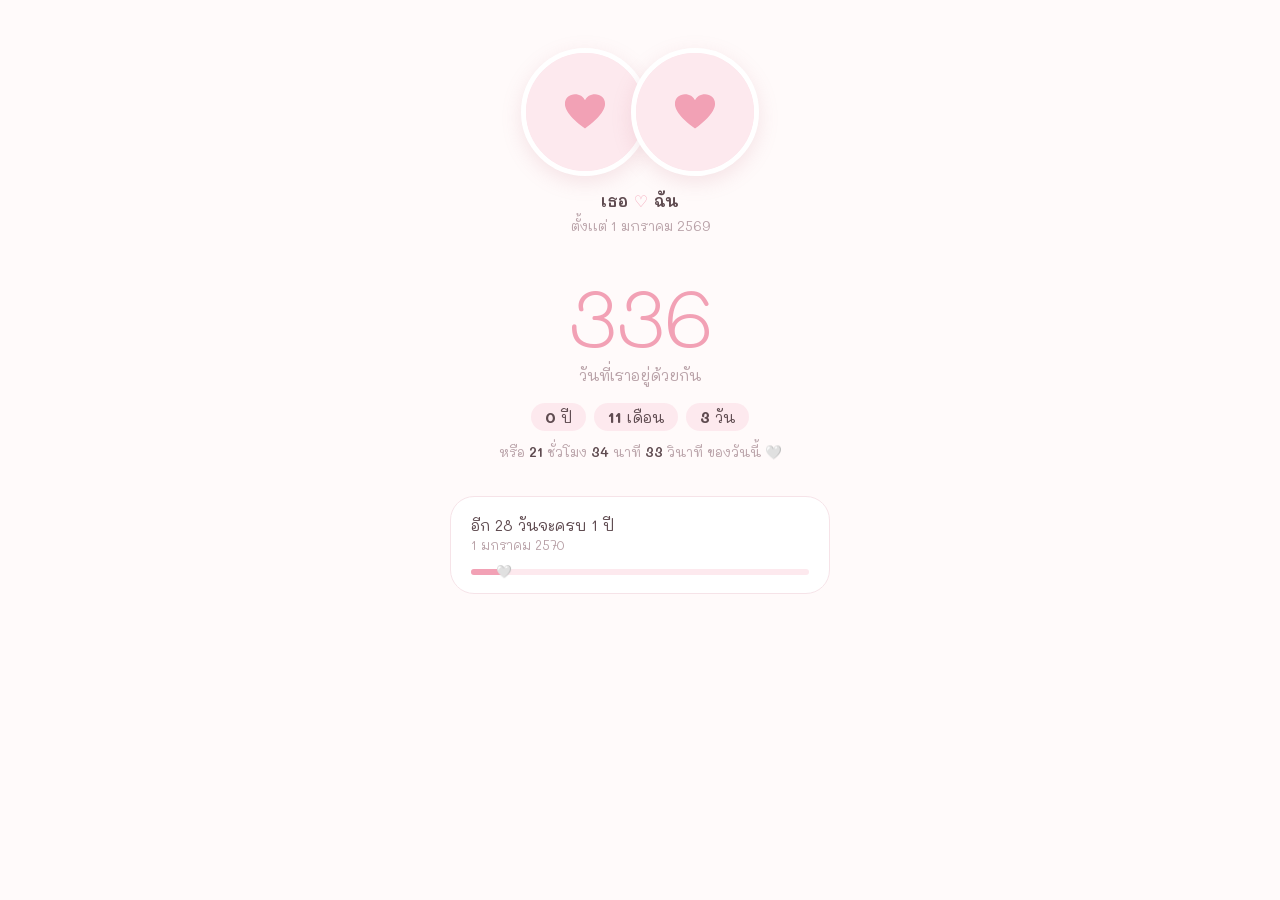
<file: templates/countanni/countaniione/template.html>
<!doctype html>
<html lang="th">
  <head>
    <meta charset="utf-8" />
    <meta
      name="viewport"
      content="width=device-width, initial-scale=1, viewport-fit=cover"
    />
    <title>นับวันรักของเรา</title>
    <link
      rel="stylesheet"
      href="https://fonts.googleapis.com/css2?family=Mali:wght@300;400;600&display=swap"
    />
    <script>
      // รูปสำรองที่จะแสดงถ้าลิงก์รูปโหลดไม่ได้
      var PH =
        "data:image/svg+xml;utf8,%3Csvg xmlns='http://www.w3.org/2000/svg' viewBox='0 0 200 200'%3E%3Crect width='200' height='200' fill='%23fde9ee'/%3E%3Cpath d='M100 128 C72 108 66 94 66 86 C66 76 74 70 83 70 C91 70 97 74 100 80 C103 74 109 70 117 70 C126 70 134 76 134 86 C134 94 128 108 100 128Z' fill='%23f2a1b5'/%3E%3C/svg%3E";
    </script>
    <style>
      :root {
        --bg: #fffafa;
        --card: #ffffff;
        --ink: #5f4b50;
        --soft: #b9a2a8;
        --pink: #f2a1b5;
        --pink-l: #fde9ee;
        --line: #f6e3e8;
        box-sizing: border-box;
        padding-top: env(safe-area-inset-top, 0px);
        padding-bottom: env(safe-area-inset-bottom, 0px);
      }
      @media (prefers-color-scheme: dark) {
        :root:not([data-theme="light"]) {
          --bg: #241b1e;
          --card: #2f2328;
          --ink: #f4e6e9;
          --soft: #b99ea5;
          --pink: #f3a9bc;
          --pink-l: #3d2a31;
          --line: #3b2c32;
        }
      }
      :root[data-theme="dark"] {
        --bg: #241b1e;
        --card: #2f2328;
        --ink: #f4e6e9;
        --soft: #b99ea5;
        --pink: #f3a9bc;
        --pink-l: #3d2a31;
        --line: #3b2c32;
      }
      html {
        height: 100%;
        scroll-padding-top: env(safe-area-inset-top, 0px);
      }
      * {
        box-sizing: border-box;
      }
      body {
        margin: 0;
        min-height: 100%;
        background: var(--bg);
        color: var(--ink);
        font-family: "Mali", "Noto Sans Thai", "Sarabun", system-ui, sans-serif;
        display: flex;
        justify-content: center;
        padding: 48px 24px 56px;
        overflow-x: hidden;
      }
      main {
        position: relative;
        z-index: 1;
        width: 100%;
        max-width: 380px;
        text-align: center;
      }
      .hearts {
        position: fixed;
        inset: 0;
        z-index: 0;
        pointer-events: none;
        overflow: hidden;
      }
      .hearts span {
        position: absolute;
        bottom: -30px;
        color: var(--pink);
        opacity: 0;
        animation: rise linear infinite;
      }
      @keyframes rise {
        0% {
          transform: translateY(0) translateX(0);
          opacity: 0;
        }
        10% {
          opacity: 0.35;
        }
        90% {
          opacity: 0.25;
        }
        100% {
          transform: translateY(-105vh) translateX(18px);
          opacity: 0;
        }
      }
      .pair {
        display: flex;
        justify-content: center;
        margin-bottom: 14px;
      }
      .pic {
        width: 128px;
        height: 128px;
        border-radius: 50%;
        border: 5px solid var(--card);
        box-shadow: 0 6px 20px rgba(200, 120, 140, 0.18);
        overflow: hidden;
        background: var(--pink-l);
        animation: bob 4s ease-in-out infinite;
        transition: transform 0.3s;
      }
      .pic + .pic {
        margin-left: -18px;
        animation-delay: -2s;
      }
      .pic:hover {
        transform: translateY(-8px) scale(1.05);
        z-index: 2;
      }
      .pic img {
        width: 100%;
        height: 100%;
        object-fit: cover;
        display: block;
      }
      @keyframes bob {
        0%,
        100% {
          transform: translateY(0);
        }
        50% {
          transform: translateY(-5px);
        }
      }
      .names {
        margin: 0;
        font-size: 1rem;
        font-weight: 600;
      }
      .names i {
        display: inline-block;
        font-style: normal;
        color: var(--pink);
        margin: 0 6px;
        animation: beat 1.4s ease-in-out infinite;
      }
      @keyframes beat {
        0%,
        100% {
          transform: scale(1);
        }
        50% {
          transform: scale(1.35);
        }
      }
      .since {
        margin: 6px 0 40px;
        color: var(--soft);
        font-size: 0.85rem;
      }
      .count b {
        display: block;
        font-size: 5.2rem;
        line-height: 1;
        font-weight: 300;
        color: var(--pink);
        letter-spacing: -2px;
        font-variant-numeric: tabular-nums;
      }
      .count span {
        display: block;
        margin-top: 8px;
        color: var(--soft);
        font-size: 0.95rem;
      }
      .ymd {
        margin: 18px 0 12px;
        font-size: 0.95rem;
      }
      .ymd span {
        display: inline-block;
        margin: 0 4px;
        padding: 4px 14px;
        background: var(--pink-l);
        border-radius: 999px;
      }
      .live {
        margin: 0 0 36px;
        font-size: 0.85rem;
        color: var(--soft);
        font-variant-numeric: tabular-nums;
      }
      .live b {
        color: var(--ink);
        font-weight: 600;
      }
      .card {
        background: var(--card);
        border: 1.5px solid var(--line);
        border-radius: 24px;
        padding: 18px 20px;
        text-align: left;
      }
      .card p {
        margin: 0;
        font-size: 0.95rem;
      }
      .card small {
        display: block;
        margin-top: 2px;
        color: var(--soft);
        font-size: 0.8rem;
      }
      .bar {
        position: relative;
        height: 6px;
        margin-top: 16px;
        background: var(--pink-l);
        border-radius: 99px;
      }
      .bar div {
        height: 100%;
        width: 0;
        background: var(--pink);
        border-radius: 99px;
        transition: width 1.2s cubic-bezier(0.2, 0.8, 0.2, 1);
      }
      .bar em {
        position: absolute;
        top: 50%;
        left: 0;
        font-style: normal;
        font-size: 0.8rem;
        line-height: 1;
        transform: translate(-50%, -52%);
        transition: left 1.2s cubic-bezier(0.2, 0.8, 0.2, 1);
      }
      @media (prefers-reduced-motion: reduce) {
        .hearts {
          display: none;
        }
        .pic,
        .names i {
          animation: none;
        }
      }
    </style>
  </head>
  <body>
    <div class="hearts" id="hearts" aria-hidden="true"></div>
    <main>
      <!-- ใส่ลิงก์รูปของคุณในแท็ก img ตรง src ได้เลย (ถ้าลิงก์โหลดไม่ได้จะแสดงรูปหัวใจแทน) -->
      <div class="pair">
        <div class="pic">
          <img
            alt="รูปคนแรก"
            src="https://example.com/photo1.jpg"
            onerror="
              this.onerror = null;
              this.src = PH;
            "
          />
        </div>
        <div class="pic">
          <img
            alt="รูปคนที่สอง"
            src="https://example.com/photo2.jpg"
            onerror="
              this.onerror = null;
              this.src = PH;
            "
          />
        </div>
      </div>

      <p class="names">
        <span id="nameA">เธอ</span><i>♡</i><span id="nameB">ฉัน</span>
      </p>
      <p class="since" id="since"></p>

      <div class="count">
        <b id="total">0</b><span>วันที่เราอยู่ด้วยกัน</span>
      </div>
      <p class="ymd">
        <span><b id="y">0</b> ปี</span><span><b id="m">0</b> เดือน</span
        ><span><b id="d">0</b> วัน</span>
      </p>
      <p class="live">
        หรือ <b id="hh">0</b> ชั่วโมง <b id="mm">0</b> นาที
        <b id="ss">0</b> วินาที ของวันนี้ 🤍
      </p>

      <section class="card" id="monthlyCard">
        <p id="monthly"></p>
        <small id="monthlyDate"></small>
        <div class="bar">
          <div id="bar"></div>
          <em id="dot">🤍</em>
        </div>
      </section>
    </main>

    <script>
      // ===== ตั้งค่าตรงนี้ =====
      var NAME_A = "เธอ"; // ชื่อคนแรก (รูปซ้าย)
      var NAME_B = "ฉัน"; // ชื่อคนที่สอง (รูปขวา)
      var START = new Date(2026, 0, 1); // 23 กรกฎาคม 2569 (พ.ศ.) = 2026 (ค.ศ.)
      var COUNT_START_DAY_AS_1 = false; // เปลี่ยนเป็น true ถ้าอยากนับวันเริ่มคบเป็นวันที่ 1
      // ========================
      var MS = 86400000;
      var thaiMonths = [
        "มกราคม",
        "กุมภาพันธ์",
        "มีนาคม",
        "เมษายน",
        "พฤษภาคม",
        "มิถุนายน",
        "กรกฎาคม",
        "สิงหาคม",
        "กันยายน",
        "ตุลาคม",
        "พฤศจิกายน",
        "ธันวาคม",
      ];
      var $ = function (id) {
        return document.getElementById(id);
      };
      var fmt = function (n) {
        return n.toLocaleString("th-TH");
      };
      var dim = function (yy, mm) {
        return new Date(yy, mm + 1, 0).getDate();
      };
      var onDay = function (yy, mm) {
        return new Date(yy, mm, Math.min(START.getDate(), dim(yy, mm)));
      };
      var shown = false;

      function countUp(target) {
        var reduce =
          window.matchMedia &&
          matchMedia("(prefers-reduced-motion: reduce)").matches;
        if (reduce || target === 0) {
          $("total").textContent = fmt(target);
          return;
        }
        var t0 = null,
          dur = 1400;
        function step(t) {
          if (t0 === null) t0 = t;
          var p = Math.min(1, (t - t0) / dur),
            e = 1 - Math.pow(1 - p, 3);
          $("total").textContent = fmt(Math.round(target * e));
          if (p < 1) requestAnimationFrame(step);
        }
        requestAnimationFrame(step);
      }

      function render() {
        var now = new Date(),
          today = new Date(now.getFullYear(), now.getMonth(), now.getDate());
        var diff = Math.round((today - START) / MS);
        var total = Math.max(0, diff + (COUNT_START_DAY_AS_1 ? 1 : 0));
        var y = today.getFullYear() - START.getFullYear();
        var m = today.getMonth() - START.getMonth();
        var d = today.getDate() - START.getDate();
        if (d < 0) {
          m--;
          d += new Date(today.getFullYear(), today.getMonth(), 0).getDate();
        }
        if (m < 0) {
          y--;
          m += 12;
        }
        if (diff < 0) {
          y = m = d = 0;
        }

        $("nameA").textContent = NAME_A;
        $("nameB").textContent = NAME_B;
        $("since").textContent =
          "ตั้งเเต่ " + //==============================================================================
          START.getDate() +
          " " +
          thaiMonths[START.getMonth()] +
          " " +
          (START.getFullYear() + 543);
        if (!shown) {
          countUp(total);
          shown = true;
        } else {
          $("total").textContent = fmt(total);
        }
        $("y").textContent = y;
        $("m").textContent = m;
        $("d").textContent = d;

        var card = $("monthlyCard");
        if (diff < 0) {
          card.style.display = "none";
          return;
        }
        card.style.display = "";
        var cy = today.getFullYear(),
          cm = today.getMonth();
        var cand = onDay(cy, cm);
        if (cand < today) {
          cm++;
          if (cm > 11) {
            cm = 0;
            cy++;
          }
          cand = onDay(cy, cm);
        }
        var pm = cm - 1,
          py = cy;
        if (pm < 0) {
          pm = 11;
          py--;
        }
        var prev = onDay(py, pm);
        var nm =
          (cand.getFullYear() - START.getFullYear()) * 12 +
          cand.getMonth() -
          START.getMonth();
        var lbl =
          nm % 12 === 0 ? "ครบ " + nm / 12 + " ปี" : "ครบ " + nm + " เดือน";
        var dl = Math.round((cand - today) / MS);
        $("monthly").textContent =
          dl === 0
            ? "วันนี้" + lbl + "แล้ว สุขสันต์วันครบรอบนะ 🎉"
            : "อีก " + dl + " วันจะ" + lbl;
        $("monthlyDate").textContent =
          cand.getDate() +
          " " +
          thaiMonths[cand.getMonth()] +
          " " +
          (cand.getFullYear() + 543);
        var pct =
          dl === 0
            ? 100
            : Math.max(
                0,
                Math.min(100, ((today - prev) / (cand - prev)) * 100),
              );
        $("bar").style.width = pct + "%";
        $("dot").style.left = pct + "%";
      }
      render();
      setInterval(render, 60000);

      // เวลาที่ผ่านไปของวันนี้ นับสดทุกวินาที
      function tick() {
        var n = new Date(),
          p = function (v) {
            return String(v).padStart(2, "0");
          };
        $("hh").textContent = p(n.getHours());
        $("mm").textContent = p(n.getMinutes());
        $("ss").textContent = p(n.getSeconds());
      }
      tick();
      setInterval(tick, 1000);

      // หัวใจลอยขึ้นเบาๆ ที่พื้นหลัง
      var hs = $("hearts");
      for (var i = 0; i < 9; i++) {
        var s = document.createElement("span");
        s.textContent = "♡";
        s.style.left = 5 + i * 11 + "%";
        s.style.fontSize = 12 + (i % 3) * 6 + "px";
        s.style.animationDuration = 11 + (i % 4) * 3 + "s";
        s.style.animationDelay = -i * 1.7 + "s";
        hs.appendChild(s);
      }
    </script>
  </body>
</html>
</file>
<file: adminkub/admin.css>
* {
    box-sizing: border-box;
}

body {
    margin: 0;
    font-family: -apple-system, BlinkMacSystemFont, "Segoe UI", sans-serif;
    background: #0e0e13;
    color: #f5f5f7;
}

.header {
    display: flex;
    justify-content: space-between;
    align-items: center;
    gap: 20px;
    padding: 32px 7%;
    background: #171720;
    border-bottom: 1px solid #30303c;
}

.brand {
    color: #ff83b5;
    font-weight: bold;
    letter-spacing: 2px;
}

h1, h2, p {
    margin-top: 0;
}

.subtitle {
    color: #a5a5b5;
    margin-bottom: 0;
}

button {
    padding: 12px 18px;
    background: #ff83b5;
    color: #25101b;
    border: none;
    border-radius: 10px;
    font-weight: bold;
    cursor: pointer;
}

button:hover {
    opacity: 0.85;
}

.container {
    max-width: 1100px;
    margin: 35px auto;
    padding: 0 20px;
}

.stats {
    display: grid;
    grid-template-columns: repeat(2, minmax(0, 1fr));
    gap: 18px;
    margin-bottom: 35px;
}

.stat-card {
    padding: 24px;
    background: #191922;
    border: 1px solid #30303c;
    border-radius: 16px;
}

.stat-card span {
    display: block;
    color: #aaaaba;
    margin-bottom: 12px;
}

.stat-card strong {
    font-size: 25px;
    color: #ff83b5;
}

.section-heading {
    display: flex;
    justify-content: space-between;
    align-items: center;
    flex-wrap: wrap;
    gap: 15px;
}

input {
    padding: 12px 15px;
    background: #191922;
    border: 1px solid #383846;
    border-radius: 10px;
    color: white;
    outline: none;
}

input:focus {
    border-color: #ff83b5;
}

#message {
    color: #aaaaba;
    margin: 20px 0;
}

.work-list {
    display: grid;
    gap: 18px;
}

.work-card {
    padding: 24px;
    background: #191922;
    border: 1px solid #30303c;
    border-radius: 16px;
    overflow-wrap: anywhere;
}

.work-card h3 {
    color: #ff83b5;
    margin-top: 0;
}

.work-card dl {
    display: grid;
    grid-template-columns: minmax(100px, 160px) minmax(0, 1fr);
    gap: 12px;
    margin-bottom: 0;
}

.work-card dt {
    color: #aaaaba;
}

.work-card dd {
    margin: 0;
    white-space: pre-wrap;
}

.work-id {
    color: #8e8e9e;
    font-size: 12px;
    margin-bottom: 16px;
}

@media (max-width: 600px) {
    .header {
        align-items: flex-start;
        flex-direction: column;
        padding: 25px 20px;
    }

    .stats {
        grid-template-columns: 1fr;
    }

    .work-card dl {
        grid-template-columns: 1fr;
        gap: 5px;
    }

    .work-card dd {
        margin-bottom: 12px;
    }

    .section-heading input {
        width: 100%;
    }
}
</file>
